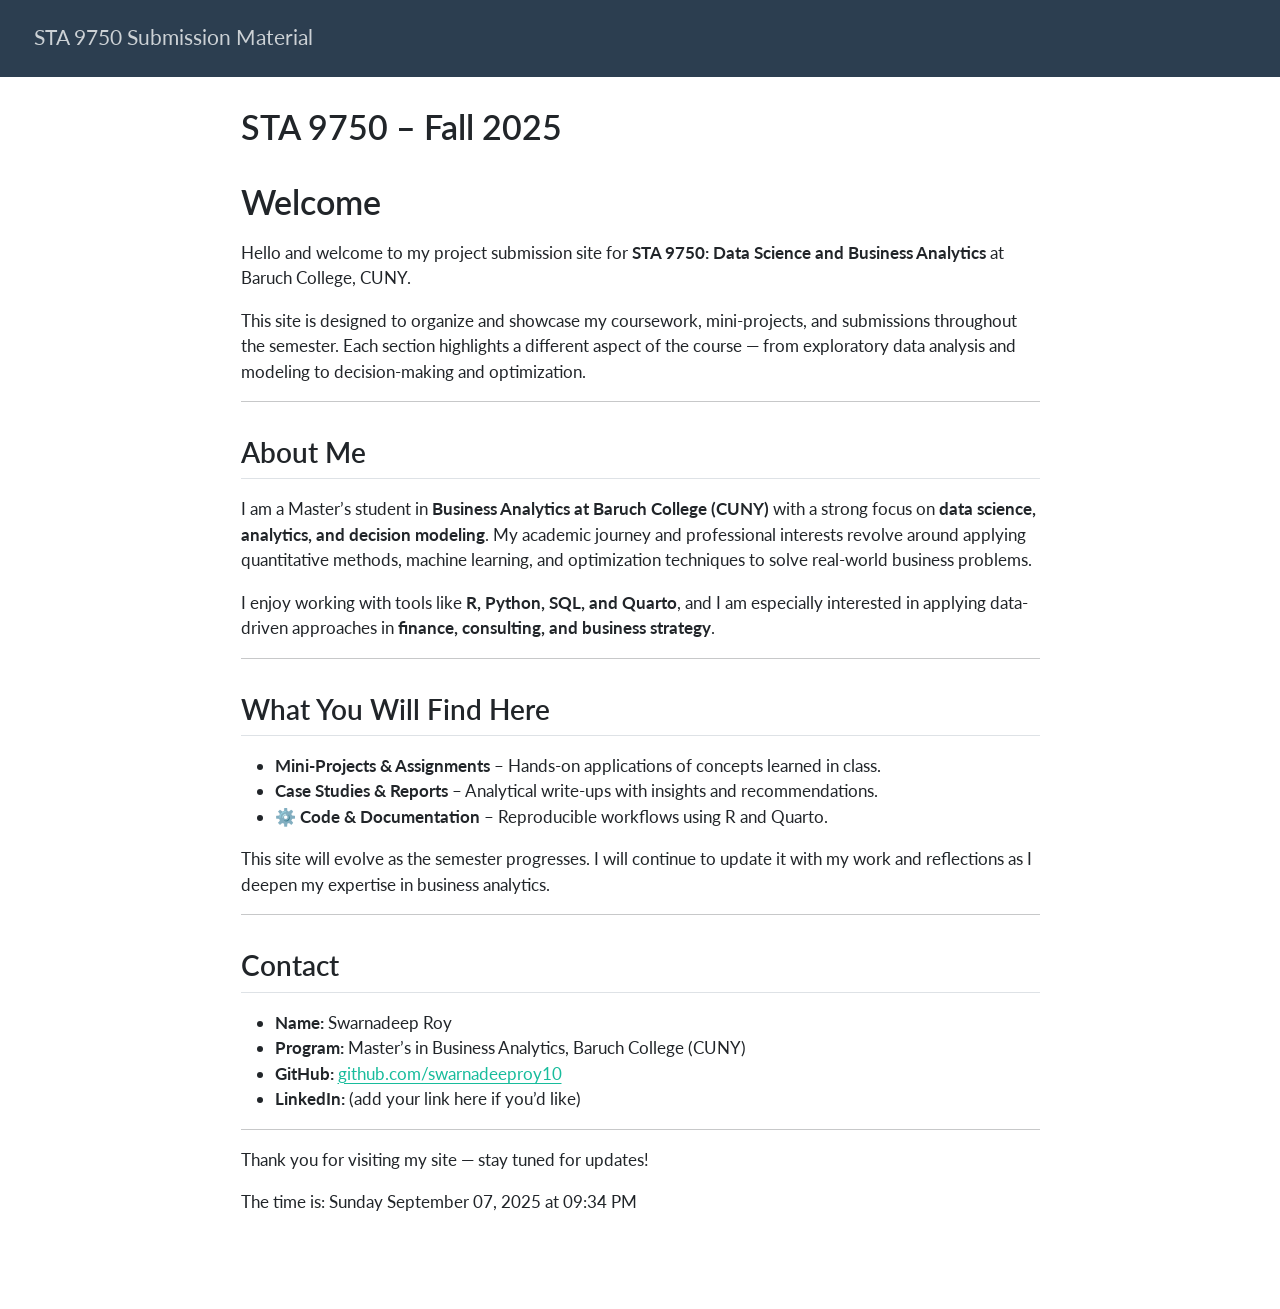
<file: docs/index.html>
<!DOCTYPE html>
<html xmlns="http://www.w3.org/1999/xhtml" lang="en" xml:lang="en"><head>

<meta charset="utf-8">
<meta name="generator" content="quarto-1.8.24">

<meta name="viewport" content="width=device-width, initial-scale=1.0, user-scalable=yes">


<title>STA 9750 – Fall 2025 – STA 9750 Submission Material</title>
<style>
code{white-space: pre-wrap;}
span.smallcaps{font-variant: small-caps;}
div.columns{display: flex; gap: min(4vw, 1.5em);}
div.column{flex: auto; overflow-x: auto;}
div.hanging-indent{margin-left: 1.5em; text-indent: -1.5em;}
ul.task-list{list-style: none;}
ul.task-list li input[type="checkbox"] {
  width: 0.8em;
  margin: 0 0.8em 0.2em -1em; /* quarto-specific, see https://github.com/quarto-dev/quarto-cli/issues/4556 */ 
  vertical-align: middle;
}
</style>


<script src="site_libs/quarto-nav/quarto-nav.js"></script>
<script src="site_libs/quarto-nav/headroom.min.js"></script>
<script src="site_libs/clipboard/clipboard.min.js"></script>
<script src="site_libs/quarto-search/autocomplete.umd.js"></script>
<script src="site_libs/quarto-search/fuse.min.js"></script>
<script src="site_libs/quarto-search/quarto-search.js"></script>
<meta name="quarto:offset" content="./">
<script src="site_libs/quarto-html/quarto.js" type="module"></script>
<script src="site_libs/quarto-html/tabsets/tabsets.js" type="module"></script>
<script src="site_libs/quarto-html/axe/axe-check.js" type="module"></script>
<script src="site_libs/quarto-html/popper.min.js"></script>
<script src="site_libs/quarto-html/tippy.umd.min.js"></script>
<script src="site_libs/quarto-html/anchor.min.js"></script>
<link href="site_libs/quarto-html/tippy.css" rel="stylesheet">
<link href="site_libs/quarto-html/quarto-syntax-highlighting-dc55a5b9e770e841cd82e46aadbfb9b0.css" rel="stylesheet" id="quarto-text-highlighting-styles">
<script src="site_libs/bootstrap/bootstrap.min.js"></script>
<link href="site_libs/bootstrap/bootstrap-icons.css" rel="stylesheet">
<link href="site_libs/bootstrap/bootstrap-466483732dcb0cea7139c1eae81929d3.min.css" rel="stylesheet" append-hash="true" id="quarto-bootstrap" data-mode="light">
<script id="quarto-search-options" type="application/json">{
  "location": "navbar",
  "copy-button": false,
  "collapse-after": 3,
  "panel-placement": "end",
  "type": "overlay",
  "limit": 50,
  "keyboard-shortcut": [
    "f",
    "/",
    "s"
  ],
  "show-item-context": false,
  "language": {
    "search-no-results-text": "No results",
    "search-matching-documents-text": "matching documents",
    "search-copy-link-title": "Copy link to search",
    "search-hide-matches-text": "Hide additional matches",
    "search-more-match-text": "more match in this document",
    "search-more-matches-text": "more matches in this document",
    "search-clear-button-title": "Clear",
    "search-text-placeholder": "",
    "search-detached-cancel-button-title": "Cancel",
    "search-submit-button-title": "Submit",
    "search-label": "Search"
  }
}</script>


</head>

<body class="nav-fixed fullcontent quarto-light">

<div id="quarto-search-results"></div>
  <header id="quarto-header" class="headroom fixed-top">
    <nav class="navbar navbar-expand-lg " data-bs-theme="dark">
      <div class="navbar-container container-fluid">
      <div class="navbar-brand-container mx-auto">
    <a href="./index.html" class="navbar-brand navbar-brand-logo">
    </a>
    <a class="navbar-brand" href="./index.html">
    <span class="navbar-title">STA 9750 Submission Material</span>
    </a>
  </div>
        <div class="quarto-navbar-tools tools-end">
</div>
      </div> <!-- /container-fluid -->
    </nav>
</header>
<!-- content -->
<div id="quarto-content" class="quarto-container page-columns page-rows-contents page-layout-article page-navbar">
<!-- sidebar -->
<!-- margin-sidebar -->
    
<!-- main -->
<main class="content" id="quarto-document-content">

<header id="title-block-header" class="quarto-title-block default">
<div class="quarto-title">
<h1 class="title">STA 9750 – Fall 2025</h1>
</div>



<div class="quarto-title-meta">

    
  
    
  </div>
  


</header>


<section id="welcome" class="level1">
<h1>Welcome</h1>
<p>Hello and welcome to my project submission site for <strong>STA 9750: Data Science and Business Analytics</strong> at Baruch College, CUNY.</p>
<p>This site is designed to organize and showcase my coursework, mini-projects, and submissions throughout the semester. Each section highlights a different aspect of the course — from exploratory data analysis and modeling to decision-making and optimization.</p>
<hr>
<section id="about-me" class="level2">
<h2 class="anchored" data-anchor-id="about-me">About Me</h2>
<p>I am a Master’s student in <strong>Business Analytics at Baruch College (CUNY)</strong> with a strong focus on <strong>data science, analytics, and decision modeling</strong>. My academic journey and professional interests revolve around applying quantitative methods, machine learning, and optimization techniques to solve real-world business problems.</p>
<p>I enjoy working with tools like <strong>R, Python, SQL, and Quarto</strong>, and I am especially interested in applying data-driven approaches in <strong>finance, consulting, and business strategy</strong>.</p>
<hr>
</section>
<section id="what-you-will-find-here" class="level2">
<h2 class="anchored" data-anchor-id="what-you-will-find-here">What You Will Find Here</h2>
<ul>
<li><strong>Mini-Projects &amp; Assignments</strong> – Hands-on applications of concepts learned in class.<br>
</li>
<li><strong>Case Studies &amp; Reports</strong> – Analytical write-ups with insights and recommendations.<br>
</li>
<li>⚙️ <strong>Code &amp; Documentation</strong> – Reproducible workflows using R and Quarto.</li>
</ul>
<p>This site will evolve as the semester progresses. I will continue to update it with my work and reflections as I deepen my expertise in business analytics.</p>
<hr>
</section>
<section id="contact" class="level2">
<h2 class="anchored" data-anchor-id="contact">Contact</h2>
<ul>
<li><strong>Name:</strong> Swarnadeep Roy<br>
</li>
<li><strong>Program:</strong> Master’s in Business Analytics, Baruch College (CUNY)<br>
</li>
<li><strong>GitHub:</strong> <a href="https://github.com/swarnadeeproy10">github.com/swarnadeeproy10</a><br>
</li>
<li><strong>LinkedIn:</strong> (add your link here if you’d like)</li>
</ul>
<hr>
<p>Thank you for visiting my site — stay tuned for updates!</p>
<p>The time is: Sunday September 07, 2025 at 09:34 PM</p>


</section>
</section>

</main> <!-- /main -->
<script id="quarto-html-after-body" type="application/javascript">
  window.document.addEventListener("DOMContentLoaded", function (event) {
    const icon = "";
    const anchorJS = new window.AnchorJS();
    anchorJS.options = {
      placement: 'right',
      icon: icon
    };
    anchorJS.add('.anchored');
    const isCodeAnnotation = (el) => {
      for (const clz of el.classList) {
        if (clz.startsWith('code-annotation-')) {                     
          return true;
        }
      }
      return false;
    }
    const onCopySuccess = function(e) {
      // button target
      const button = e.trigger;
      // don't keep focus
      button.blur();
      // flash "checked"
      button.classList.add('code-copy-button-checked');
      var currentTitle = button.getAttribute("title");
      button.setAttribute("title", "Copied!");
      let tooltip;
      if (window.bootstrap) {
        button.setAttribute("data-bs-toggle", "tooltip");
        button.setAttribute("data-bs-placement", "left");
        button.setAttribute("data-bs-title", "Copied!");
        tooltip = new bootstrap.Tooltip(button, 
          { trigger: "manual", 
            customClass: "code-copy-button-tooltip",
            offset: [0, -8]});
        tooltip.show();    
      }
      setTimeout(function() {
        if (tooltip) {
          tooltip.hide();
          button.removeAttribute("data-bs-title");
          button.removeAttribute("data-bs-toggle");
          button.removeAttribute("data-bs-placement");
        }
        button.setAttribute("title", currentTitle);
        button.classList.remove('code-copy-button-checked');
      }, 1000);
      // clear code selection
      e.clearSelection();
    }
    const getTextToCopy = function(trigger) {
      const outerScaffold = trigger.parentElement.cloneNode(true);
      const codeEl = outerScaffold.querySelector('code');
      for (const childEl of codeEl.children) {
        if (isCodeAnnotation(childEl)) {
          childEl.remove();
        }
      }
      return codeEl.innerText;
    }
    const clipboard = new window.ClipboardJS('.code-copy-button:not([data-in-quarto-modal])', {
      text: getTextToCopy
    });
    clipboard.on('success', onCopySuccess);
    if (window.document.getElementById('quarto-embedded-source-code-modal')) {
      const clipboardModal = new window.ClipboardJS('.code-copy-button[data-in-quarto-modal]', {
        text: getTextToCopy,
        container: window.document.getElementById('quarto-embedded-source-code-modal')
      });
      clipboardModal.on('success', onCopySuccess);
    }
      var localhostRegex = new RegExp(/^(?:http|https):\/\/localhost\:?[0-9]*\//);
      var mailtoRegex = new RegExp(/^mailto:/);
        var filterRegex = new RegExp("https:\/\/<swarnadeeproy10>\.github\.io\/STA9750-2025-FALL\/");
      var isInternal = (href) => {
          return filterRegex.test(href) || localhostRegex.test(href) || mailtoRegex.test(href);
      }
      // Inspect non-navigation links and adorn them if external
     var links = window.document.querySelectorAll('a[href]:not(.nav-link):not(.navbar-brand):not(.toc-action):not(.sidebar-link):not(.sidebar-item-toggle):not(.pagination-link):not(.no-external):not([aria-hidden]):not(.dropdown-item):not(.quarto-navigation-tool):not(.about-link)');
      for (var i=0; i<links.length; i++) {
        const link = links[i];
        if (!isInternal(link.href)) {
          // undo the damage that might have been done by quarto-nav.js in the case of
          // links that we want to consider external
          if (link.dataset.originalHref !== undefined) {
            link.href = link.dataset.originalHref;
          }
        }
      }
    function tippyHover(el, contentFn, onTriggerFn, onUntriggerFn) {
      const config = {
        allowHTML: true,
        maxWidth: 500,
        delay: 100,
        arrow: false,
        appendTo: function(el) {
            return el.parentElement;
        },
        interactive: true,
        interactiveBorder: 10,
        theme: 'quarto',
        placement: 'bottom-start',
      };
      if (contentFn) {
        config.content = contentFn;
      }
      if (onTriggerFn) {
        config.onTrigger = onTriggerFn;
      }
      if (onUntriggerFn) {
        config.onUntrigger = onUntriggerFn;
      }
      window.tippy(el, config); 
    }
    const noterefs = window.document.querySelectorAll('a[role="doc-noteref"]');
    for (var i=0; i<noterefs.length; i++) {
      const ref = noterefs[i];
      tippyHover(ref, function() {
        // use id or data attribute instead here
        let href = ref.getAttribute('data-footnote-href') || ref.getAttribute('href');
        try { href = new URL(href).hash; } catch {}
        const id = href.replace(/^#\/?/, "");
        const note = window.document.getElementById(id);
        if (note) {
          return note.innerHTML;
        } else {
          return "";
        }
      });
    }
    const xrefs = window.document.querySelectorAll('a.quarto-xref');
    const processXRef = (id, note) => {
      // Strip column container classes
      const stripColumnClz = (el) => {
        el.classList.remove("page-full", "page-columns");
        if (el.children) {
          for (const child of el.children) {
            stripColumnClz(child);
          }
        }
      }
      stripColumnClz(note)
      if (id === null || id.startsWith('sec-')) {
        // Special case sections, only their first couple elements
        const container = document.createElement("div");
        if (note.children && note.children.length > 2) {
          container.appendChild(note.children[0].cloneNode(true));
          for (let i = 1; i < note.children.length; i++) {
            const child = note.children[i];
            if (child.tagName === "P" && child.innerText === "") {
              continue;
            } else {
              container.appendChild(child.cloneNode(true));
              break;
            }
          }
          if (window.Quarto?.typesetMath) {
            window.Quarto.typesetMath(container);
          }
          return container.innerHTML
        } else {
          if (window.Quarto?.typesetMath) {
            window.Quarto.typesetMath(note);
          }
          return note.innerHTML;
        }
      } else {
        // Remove any anchor links if they are present
        const anchorLink = note.querySelector('a.anchorjs-link');
        if (anchorLink) {
          anchorLink.remove();
        }
        if (window.Quarto?.typesetMath) {
          window.Quarto.typesetMath(note);
        }
        if (note.classList.contains("callout")) {
          return note.outerHTML;
        } else {
          return note.innerHTML;
        }
      }
    }
    for (var i=0; i<xrefs.length; i++) {
      const xref = xrefs[i];
      tippyHover(xref, undefined, function(instance) {
        instance.disable();
        let url = xref.getAttribute('href');
        let hash = undefined; 
        if (url.startsWith('#')) {
          hash = url;
        } else {
          try { hash = new URL(url).hash; } catch {}
        }
        if (hash) {
          const id = hash.replace(/^#\/?/, "");
          const note = window.document.getElementById(id);
          if (note !== null) {
            try {
              const html = processXRef(id, note.cloneNode(true));
              instance.setContent(html);
            } finally {
              instance.enable();
              instance.show();
            }
          } else {
            // See if we can fetch this
            fetch(url.split('#')[0])
            .then(res => res.text())
            .then(html => {
              const parser = new DOMParser();
              const htmlDoc = parser.parseFromString(html, "text/html");
              const note = htmlDoc.getElementById(id);
              if (note !== null) {
                const html = processXRef(id, note);
                instance.setContent(html);
              } 
            }).finally(() => {
              instance.enable();
              instance.show();
            });
          }
        } else {
          // See if we can fetch a full url (with no hash to target)
          // This is a special case and we should probably do some content thinning / targeting
          fetch(url)
          .then(res => res.text())
          .then(html => {
            const parser = new DOMParser();
            const htmlDoc = parser.parseFromString(html, "text/html");
            const note = htmlDoc.querySelector('main.content');
            if (note !== null) {
              // This should only happen for chapter cross references
              // (since there is no id in the URL)
              // remove the first header
              if (note.children.length > 0 && note.children[0].tagName === "HEADER") {
                note.children[0].remove();
              }
              const html = processXRef(null, note);
              instance.setContent(html);
            } 
          }).finally(() => {
            instance.enable();
            instance.show();
          });
        }
      }, function(instance) {
      });
    }
        let selectedAnnoteEl;
        const selectorForAnnotation = ( cell, annotation) => {
          let cellAttr = 'data-code-cell="' + cell + '"';
          let lineAttr = 'data-code-annotation="' +  annotation + '"';
          const selector = 'span[' + cellAttr + '][' + lineAttr + ']';
          return selector;
        }
        const selectCodeLines = (annoteEl) => {
          const doc = window.document;
          const targetCell = annoteEl.getAttribute("data-target-cell");
          const targetAnnotation = annoteEl.getAttribute("data-target-annotation");
          const annoteSpan = window.document.querySelector(selectorForAnnotation(targetCell, targetAnnotation));
          const lines = annoteSpan.getAttribute("data-code-lines").split(",");
          const lineIds = lines.map((line) => {
            return targetCell + "-" + line;
          })
          let top = null;
          let height = null;
          let parent = null;
          if (lineIds.length > 0) {
              //compute the position of the single el (top and bottom and make a div)
              const el = window.document.getElementById(lineIds[0]);
              top = el.offsetTop;
              height = el.offsetHeight;
              parent = el.parentElement.parentElement;
            if (lineIds.length > 1) {
              const lastEl = window.document.getElementById(lineIds[lineIds.length - 1]);
              const bottom = lastEl.offsetTop + lastEl.offsetHeight;
              height = bottom - top;
            }
            if (top !== null && height !== null && parent !== null) {
              // cook up a div (if necessary) and position it 
              let div = window.document.getElementById("code-annotation-line-highlight");
              if (div === null) {
                div = window.document.createElement("div");
                div.setAttribute("id", "code-annotation-line-highlight");
                div.style.position = 'absolute';
                parent.appendChild(div);
              }
              div.style.top = top - 2 + "px";
              div.style.height = height + 4 + "px";
              div.style.left = 0;
              let gutterDiv = window.document.getElementById("code-annotation-line-highlight-gutter");
              if (gutterDiv === null) {
                gutterDiv = window.document.createElement("div");
                gutterDiv.setAttribute("id", "code-annotation-line-highlight-gutter");
                gutterDiv.style.position = 'absolute';
                const codeCell = window.document.getElementById(targetCell);
                const gutter = codeCell.querySelector('.code-annotation-gutter');
                gutter.appendChild(gutterDiv);
              }
              gutterDiv.style.top = top - 2 + "px";
              gutterDiv.style.height = height + 4 + "px";
            }
            selectedAnnoteEl = annoteEl;
          }
        };
        const unselectCodeLines = () => {
          const elementsIds = ["code-annotation-line-highlight", "code-annotation-line-highlight-gutter"];
          elementsIds.forEach((elId) => {
            const div = window.document.getElementById(elId);
            if (div) {
              div.remove();
            }
          });
          selectedAnnoteEl = undefined;
        };
          // Handle positioning of the toggle
      window.addEventListener(
        "resize",
        throttle(() => {
          elRect = undefined;
          if (selectedAnnoteEl) {
            selectCodeLines(selectedAnnoteEl);
          }
        }, 10)
      );
      function throttle(fn, ms) {
      let throttle = false;
      let timer;
        return (...args) => {
          if(!throttle) { // first call gets through
              fn.apply(this, args);
              throttle = true;
          } else { // all the others get throttled
              if(timer) clearTimeout(timer); // cancel #2
              timer = setTimeout(() => {
                fn.apply(this, args);
                timer = throttle = false;
              }, ms);
          }
        };
      }
        // Attach click handler to the DT
        const annoteDls = window.document.querySelectorAll('dt[data-target-cell]');
        for (const annoteDlNode of annoteDls) {
          annoteDlNode.addEventListener('click', (event) => {
            const clickedEl = event.target;
            if (clickedEl !== selectedAnnoteEl) {
              unselectCodeLines();
              const activeEl = window.document.querySelector('dt[data-target-cell].code-annotation-active');
              if (activeEl) {
                activeEl.classList.remove('code-annotation-active');
              }
              selectCodeLines(clickedEl);
              clickedEl.classList.add('code-annotation-active');
            } else {
              // Unselect the line
              unselectCodeLines();
              clickedEl.classList.remove('code-annotation-active');
            }
          });
        }
    const findCites = (el) => {
      const parentEl = el.parentElement;
      if (parentEl) {
        const cites = parentEl.dataset.cites;
        if (cites) {
          return {
            el,
            cites: cites.split(' ')
          };
        } else {
          return findCites(el.parentElement)
        }
      } else {
        return undefined;
      }
    };
    var bibliorefs = window.document.querySelectorAll('a[role="doc-biblioref"]');
    for (var i=0; i<bibliorefs.length; i++) {
      const ref = bibliorefs[i];
      const citeInfo = findCites(ref);
      if (citeInfo) {
        tippyHover(citeInfo.el, function() {
          var popup = window.document.createElement('div');
          citeInfo.cites.forEach(function(cite) {
            var citeDiv = window.document.createElement('div');
            citeDiv.classList.add('hanging-indent');
            citeDiv.classList.add('csl-entry');
            var biblioDiv = window.document.getElementById('ref-' + cite);
            if (biblioDiv) {
              citeDiv.innerHTML = biblioDiv.innerHTML;
            }
            popup.appendChild(citeDiv);
          });
          return popup.innerHTML;
        });
      }
    }
  });
  </script>
</div> <!-- /content -->




</body></html>
</file>
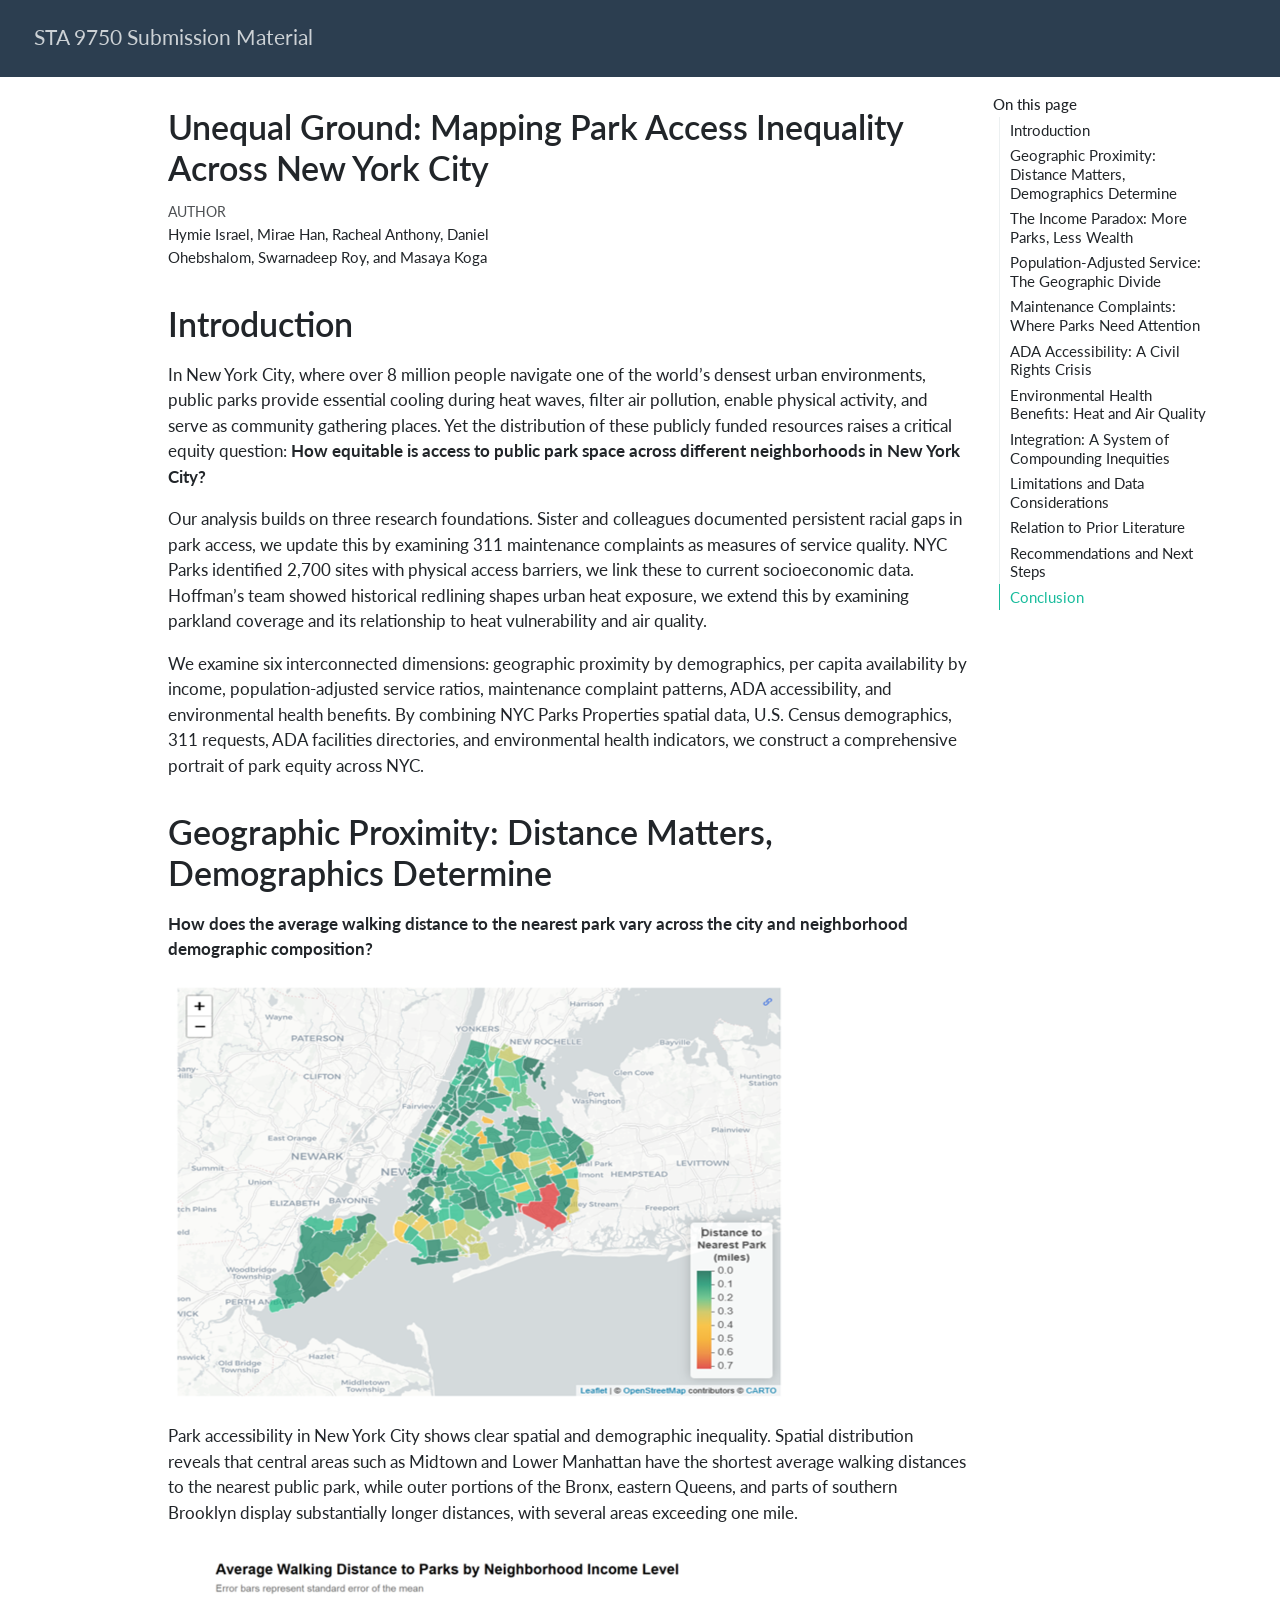
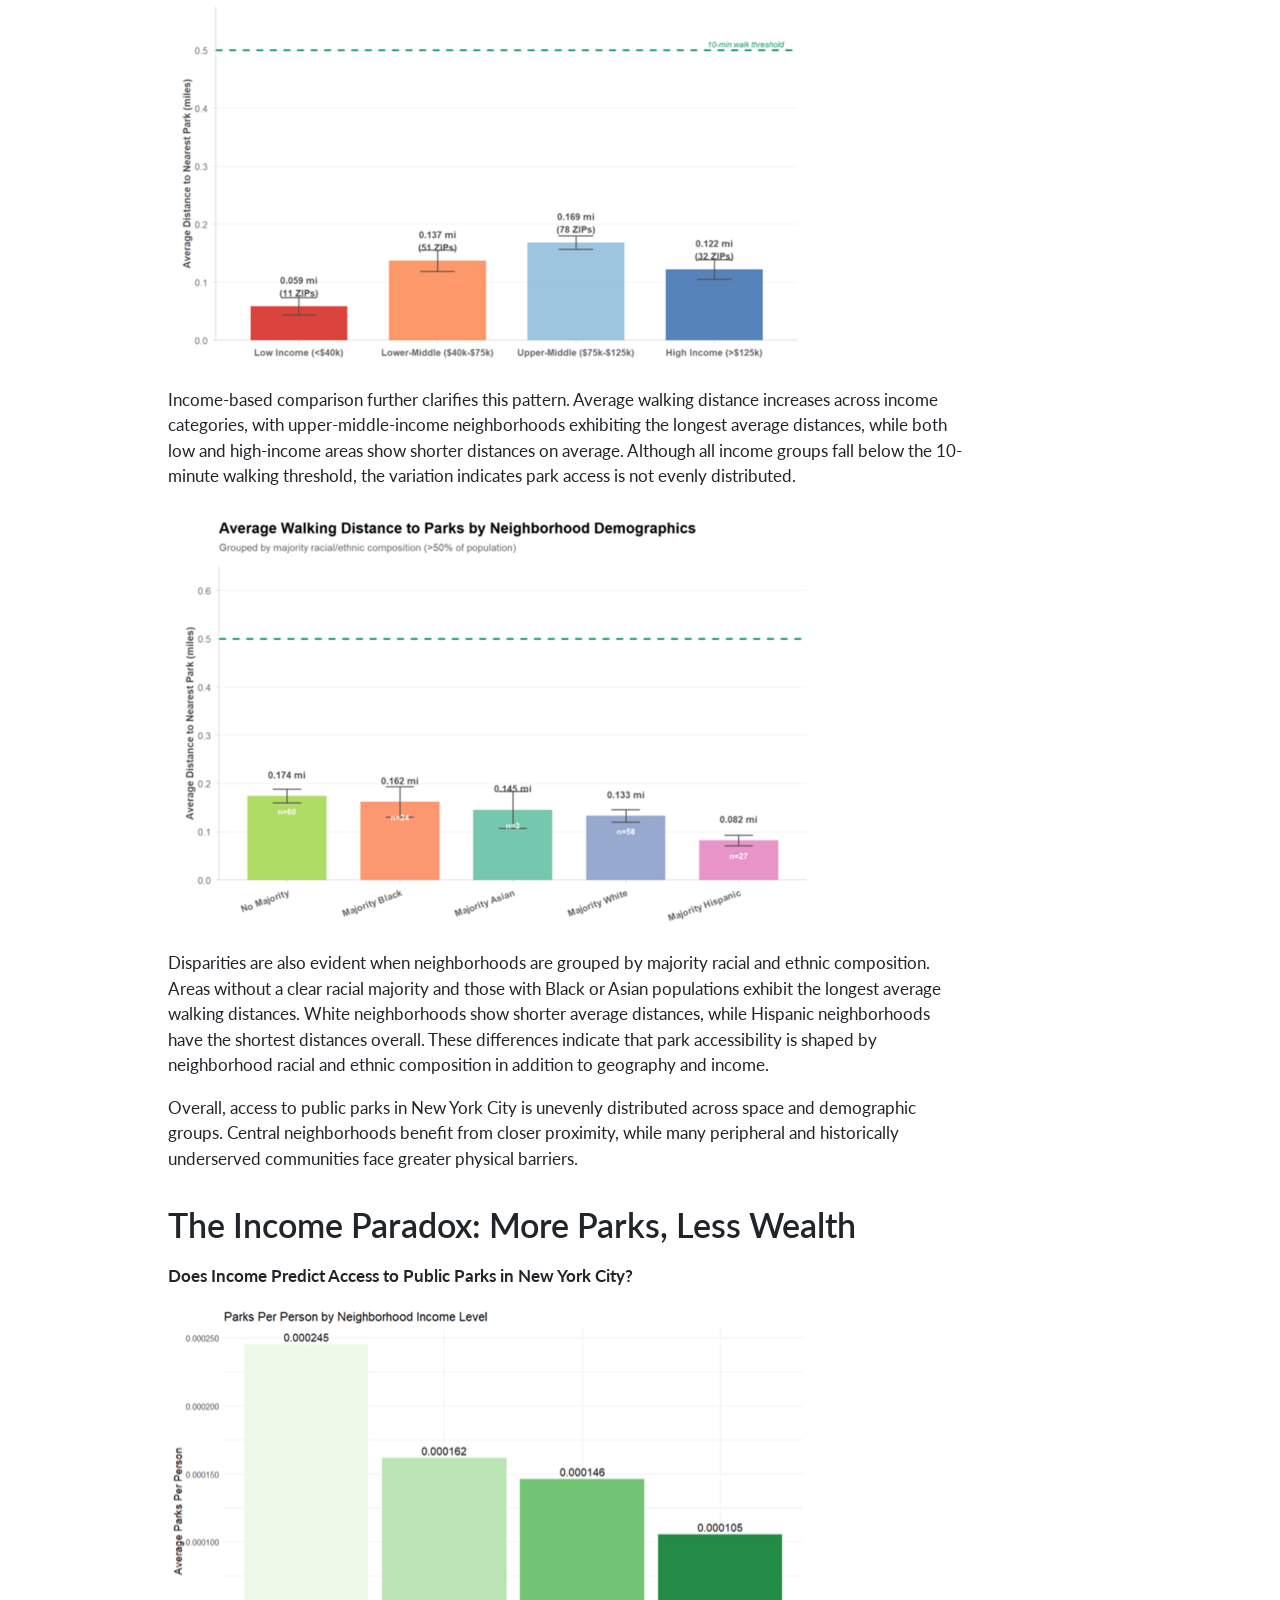
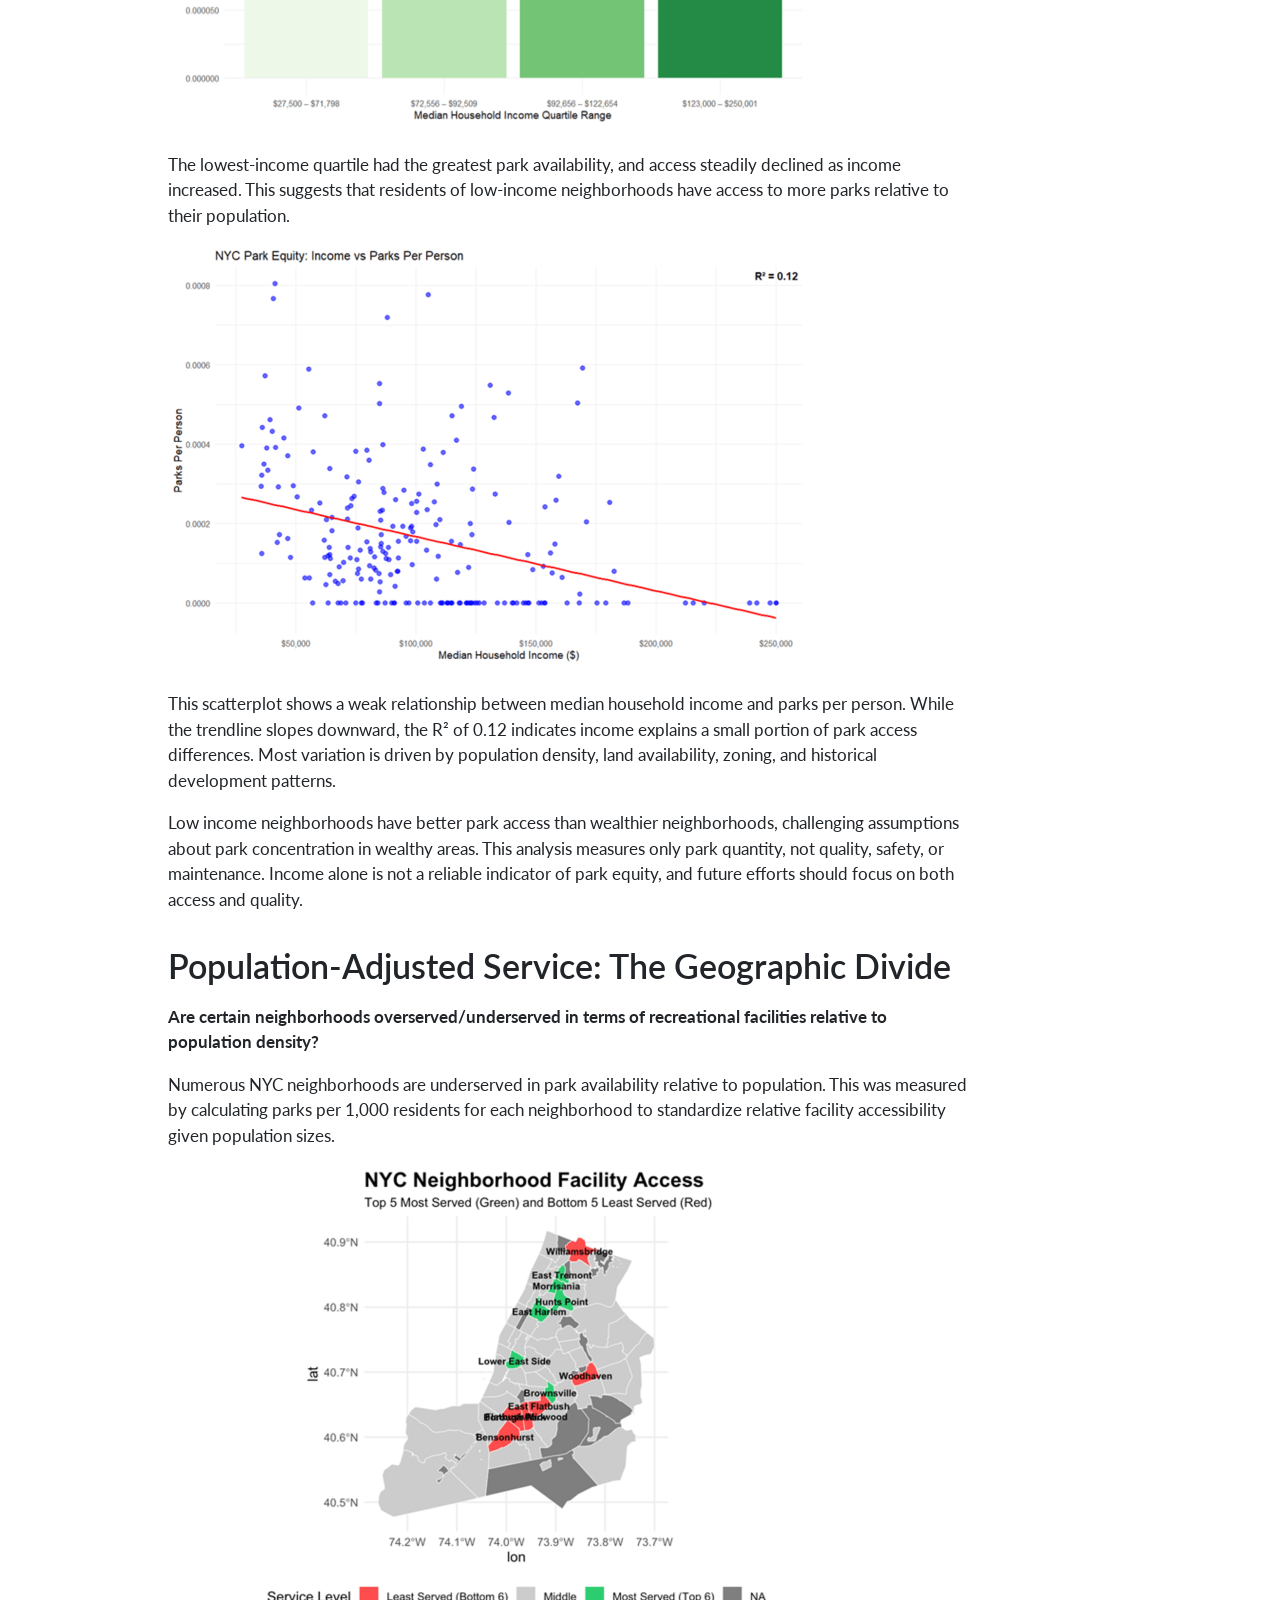
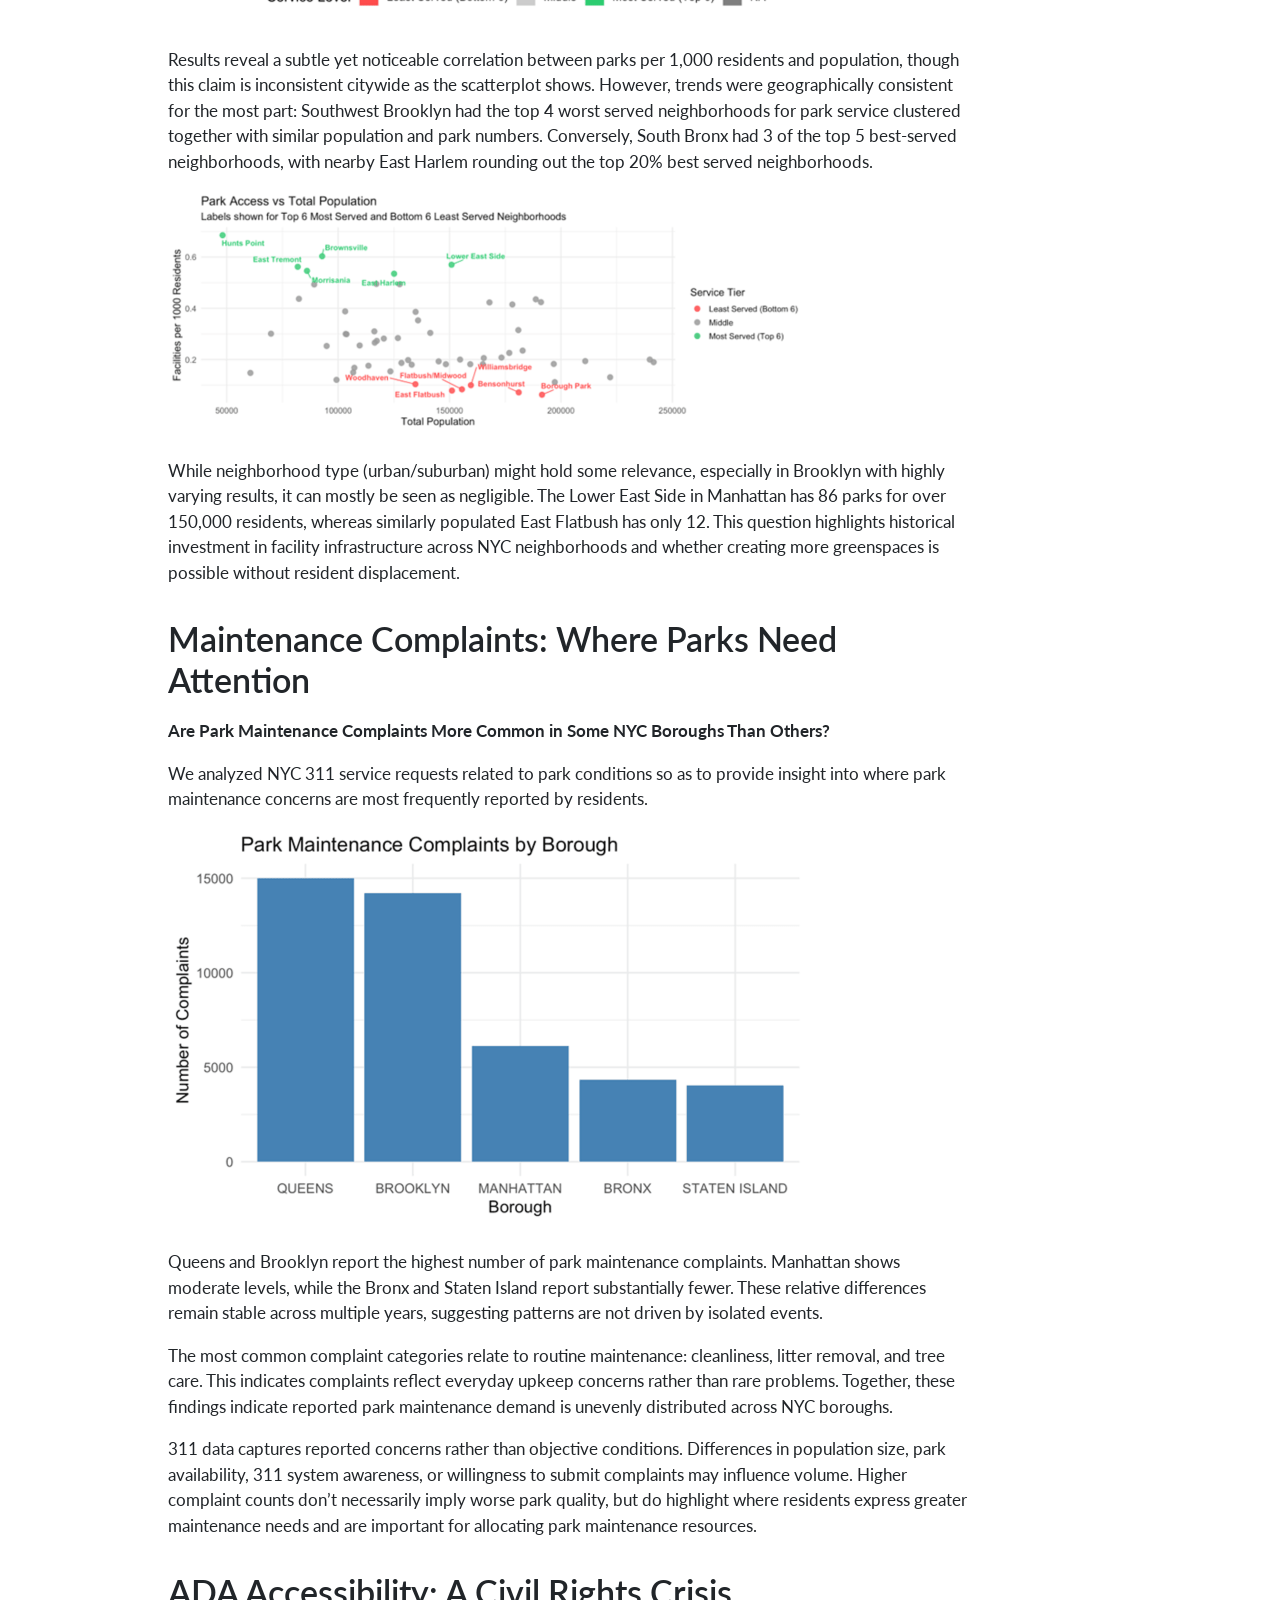
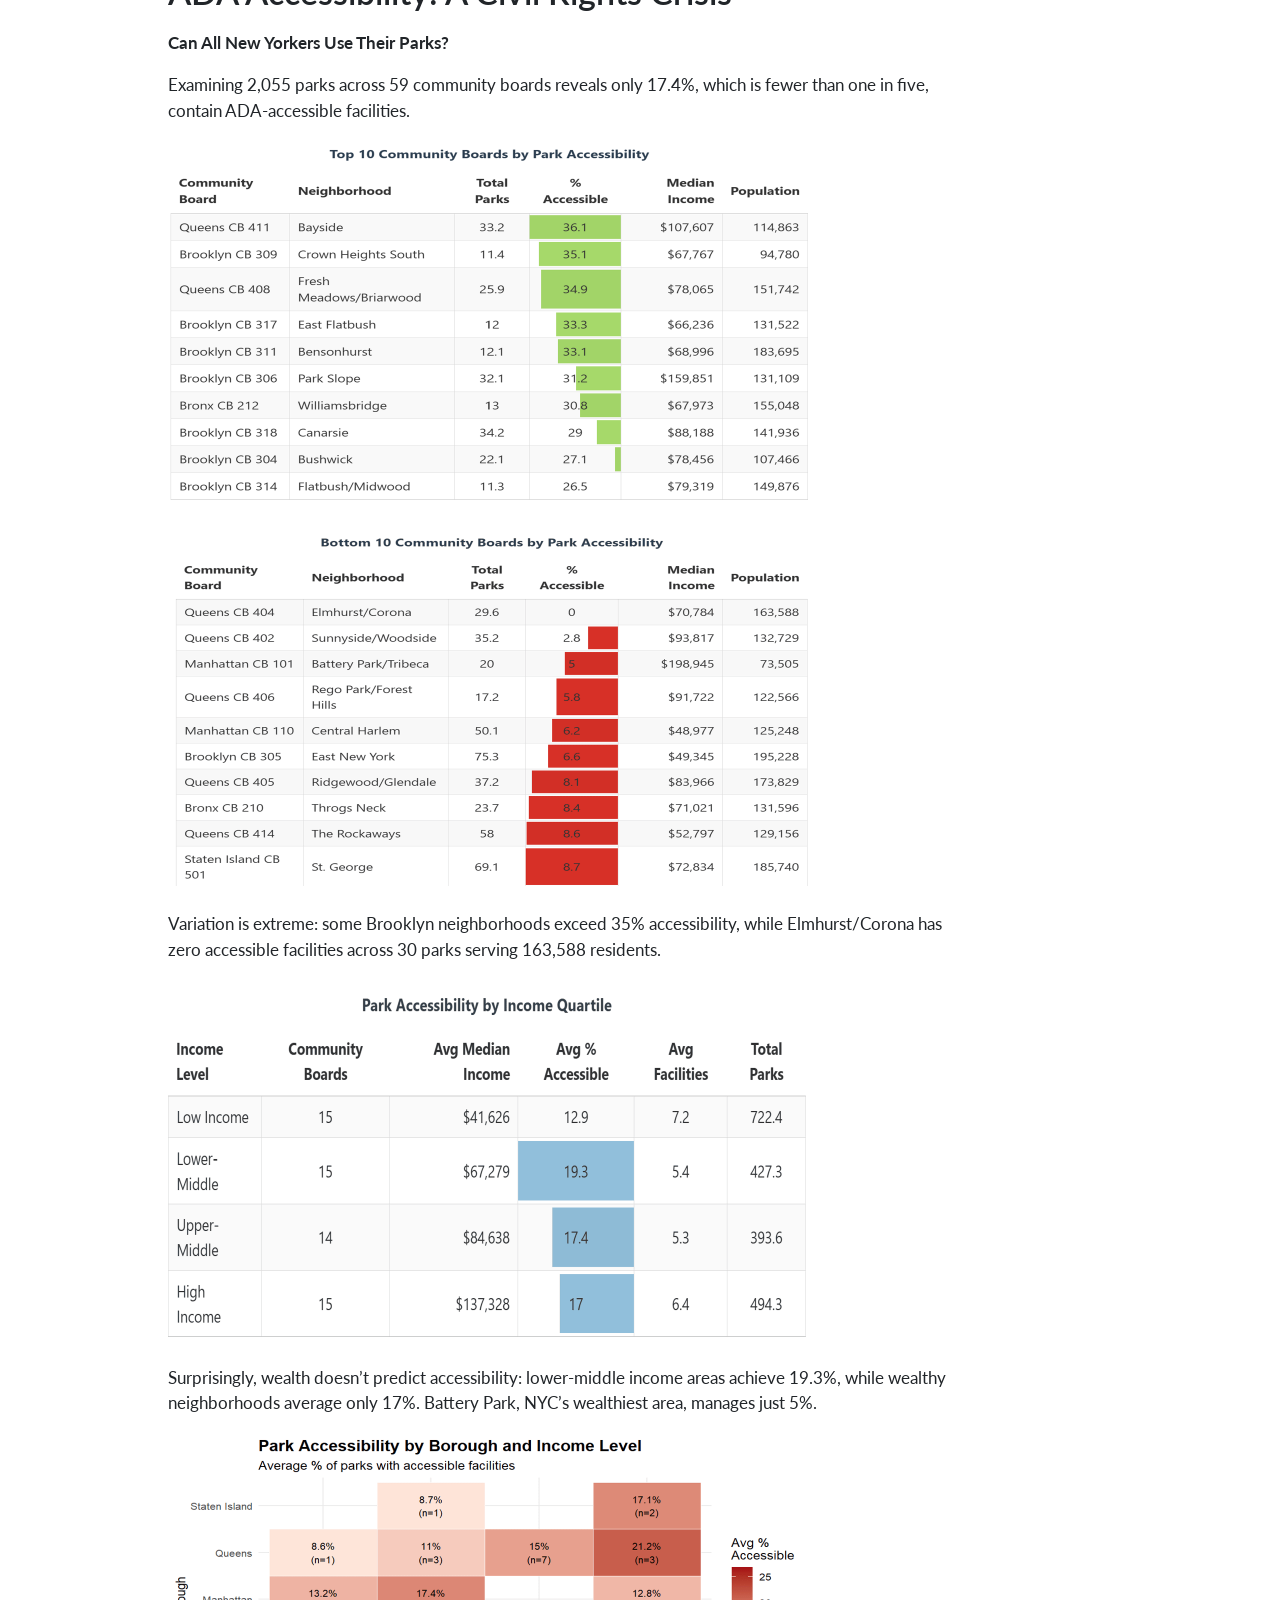
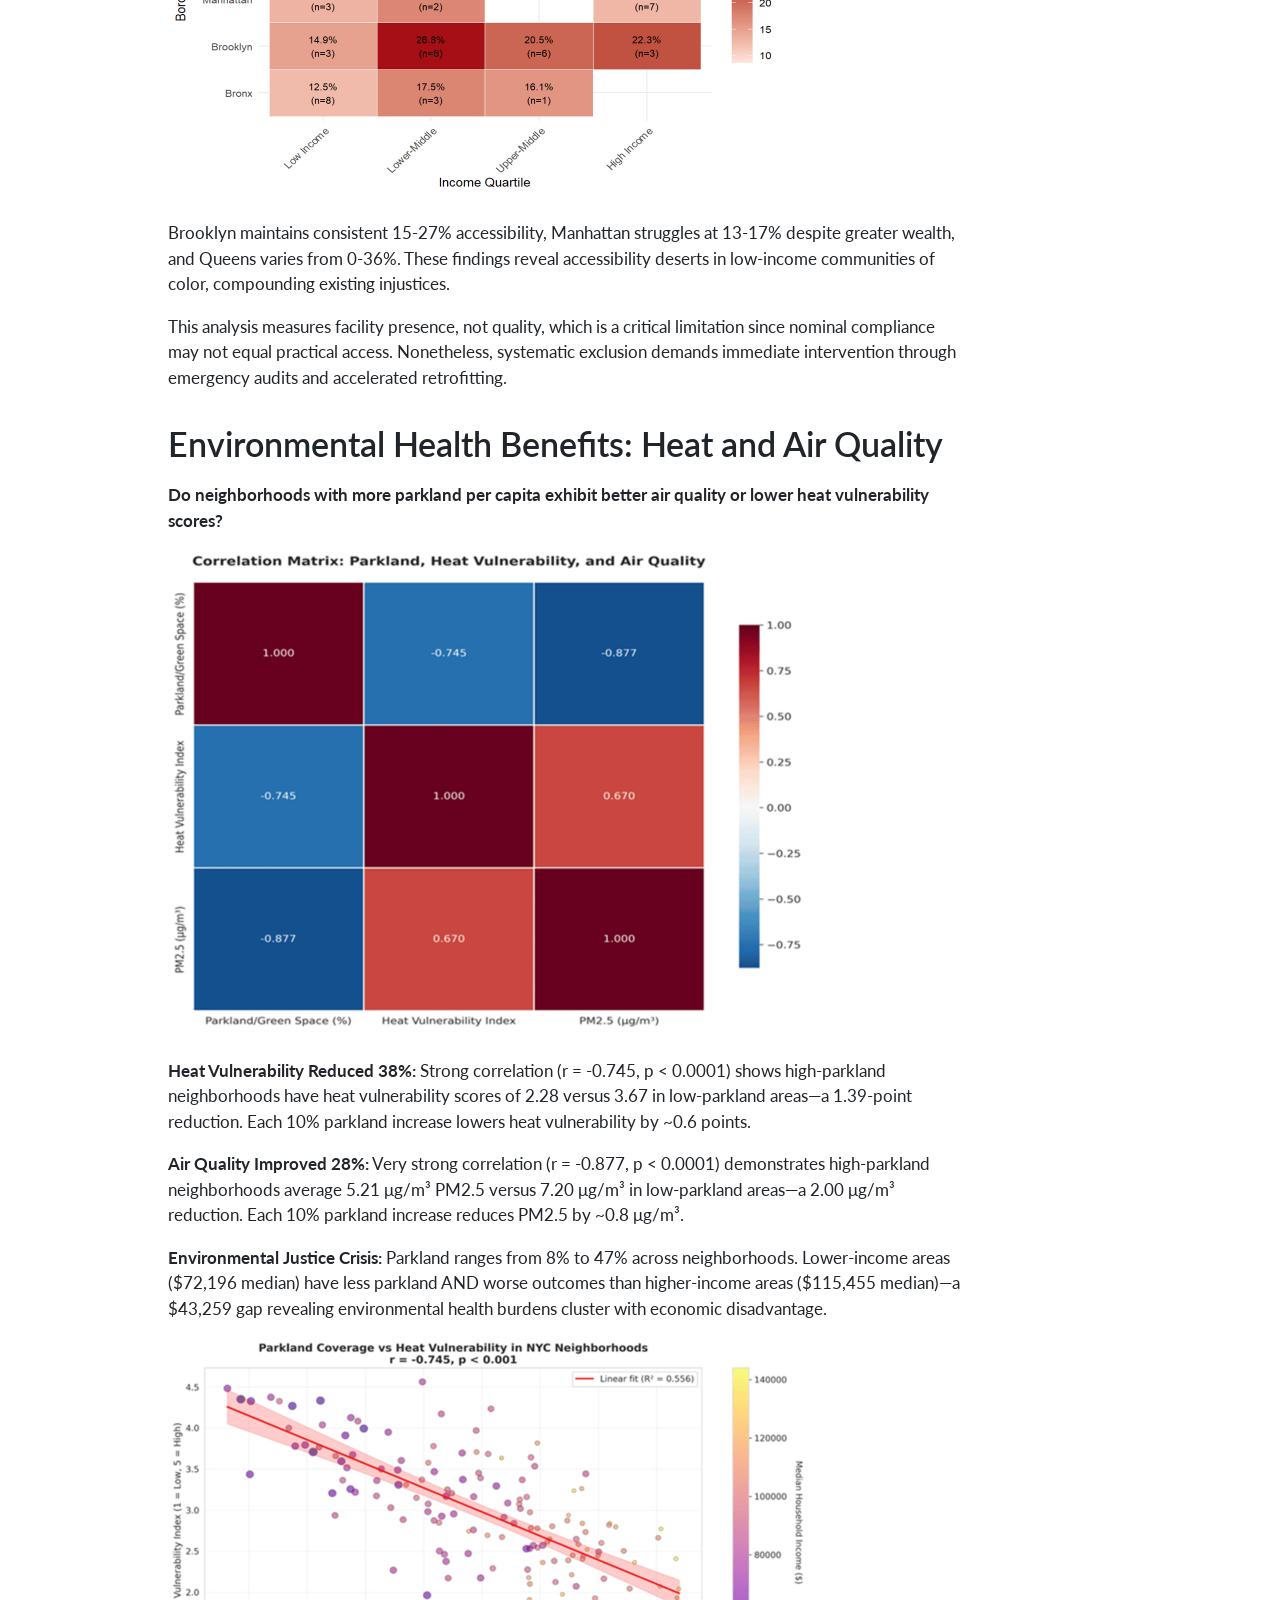
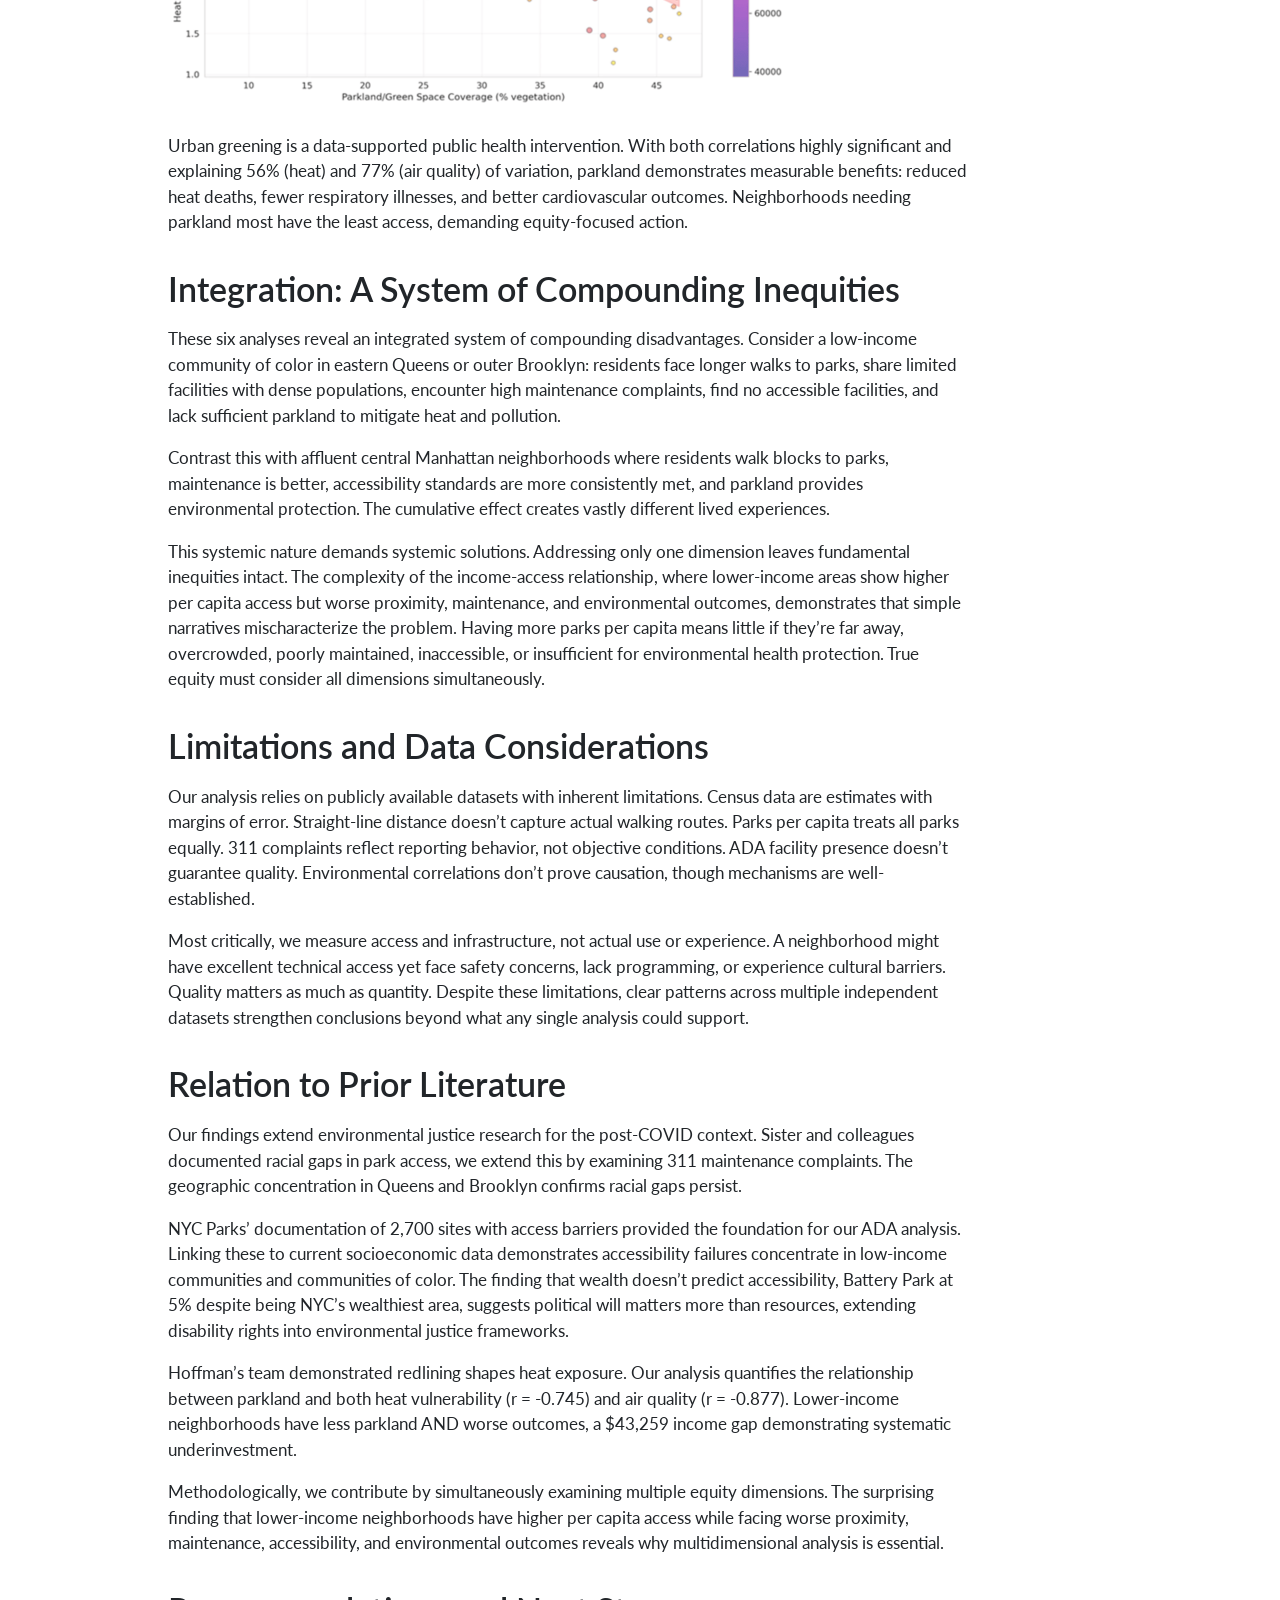
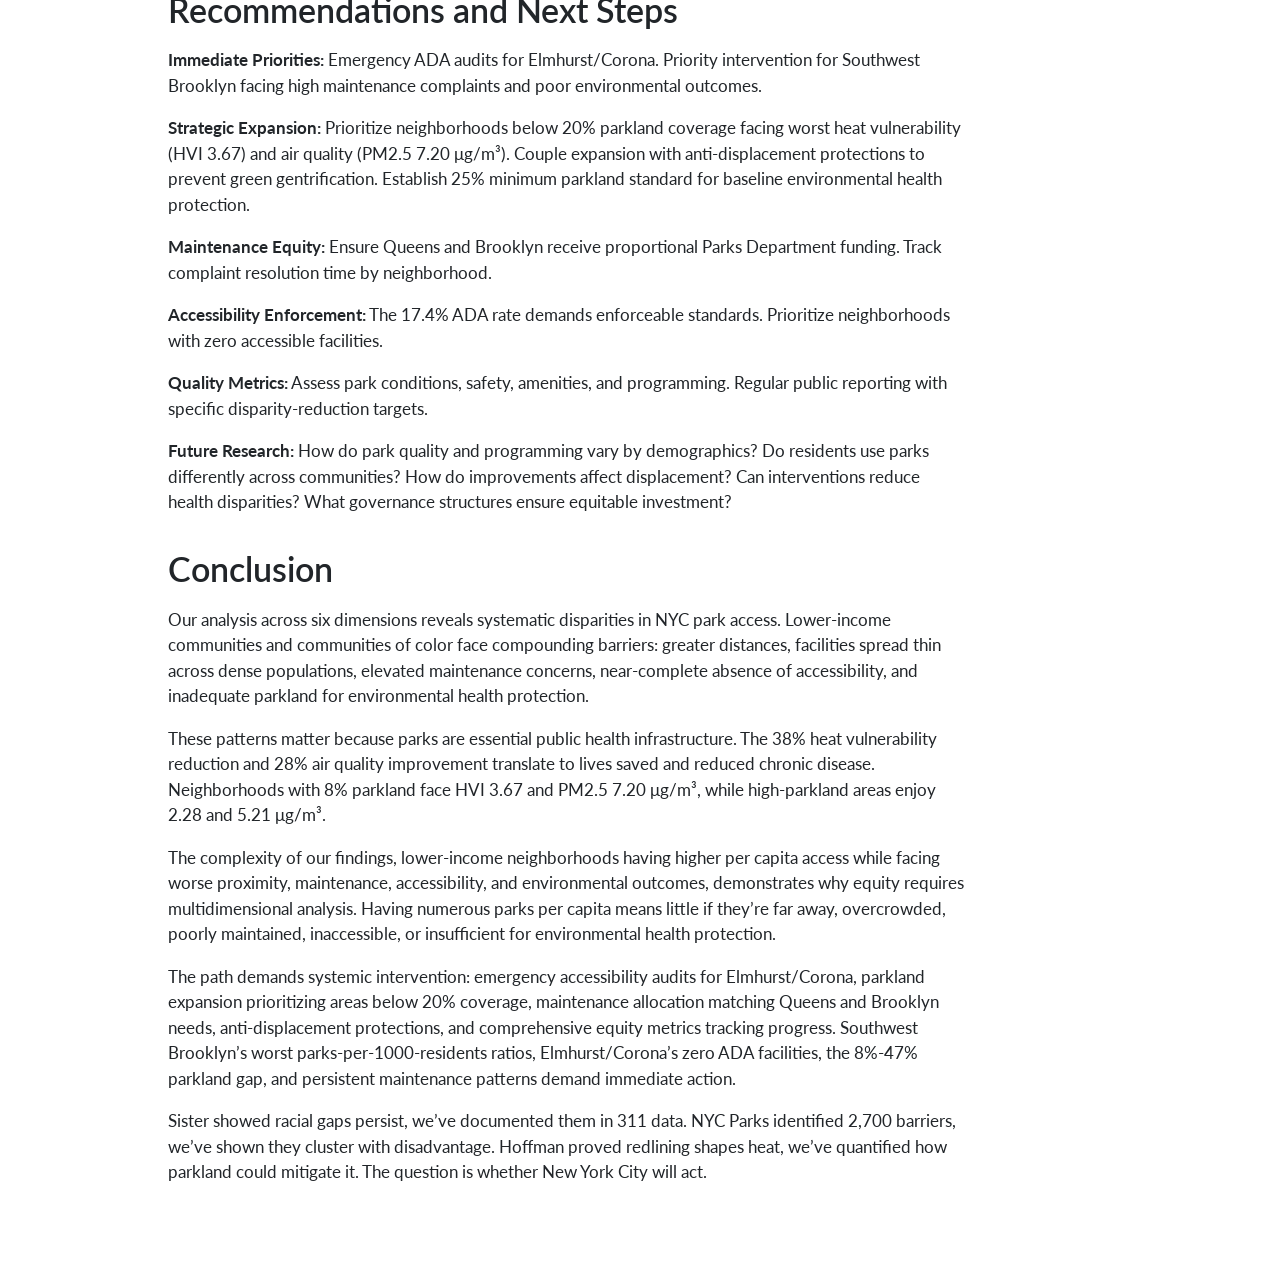
<file: docs/Summary_report.html>
<!DOCTYPE html>
<html xmlns="http://www.w3.org/1999/xhtml" lang="en" xml:lang="en"><head>

<meta charset="utf-8">
<meta name="generator" content="quarto-1.8.24">

<meta name="viewport" content="width=device-width, initial-scale=1.0, user-scalable=yes">

<meta name="author" content="Hymie Israel, Mirae Han, Racheal Anthony, Daniel Ohebshalom, Swarnadeep Roy, and Masaya Koga">

<title>Unequal Ground: Mapping Park Access Inequality Across New York City – STA 9750 Submission Material</title>
<style>
code{white-space: pre-wrap;}
span.smallcaps{font-variant: small-caps;}
div.columns{display: flex; gap: min(4vw, 1.5em);}
div.column{flex: auto; overflow-x: auto;}
div.hanging-indent{margin-left: 1.5em; text-indent: -1.5em;}
ul.task-list{list-style: none;}
ul.task-list li input[type="checkbox"] {
  width: 0.8em;
  margin: 0 0.8em 0.2em -1em; /* quarto-specific, see https://github.com/quarto-dev/quarto-cli/issues/4556 */ 
  vertical-align: middle;
}
</style>


<script src="site_libs/quarto-nav/quarto-nav.js"></script>
<script src="site_libs/quarto-nav/headroom.min.js"></script>
<script src="site_libs/clipboard/clipboard.min.js"></script>
<script src="site_libs/quarto-search/autocomplete.umd.js"></script>
<script src="site_libs/quarto-search/fuse.min.js"></script>
<script src="site_libs/quarto-search/quarto-search.js"></script>
<meta name="quarto:offset" content="./">
<script src="site_libs/quarto-html/quarto.js" type="module"></script>
<script src="site_libs/quarto-html/tabsets/tabsets.js" type="module"></script>
<script src="site_libs/quarto-html/axe/axe-check.js" type="module"></script>
<script src="site_libs/quarto-html/popper.min.js"></script>
<script src="site_libs/quarto-html/tippy.umd.min.js"></script>
<script src="site_libs/quarto-html/anchor.min.js"></script>
<link href="site_libs/quarto-html/tippy.css" rel="stylesheet">
<link href="site_libs/quarto-html/quarto-syntax-highlighting-dc55a5b9e770e841cd82e46aadbfb9b0.css" rel="stylesheet" id="quarto-text-highlighting-styles">
<script src="site_libs/bootstrap/bootstrap.min.js"></script>
<link href="site_libs/bootstrap/bootstrap-icons.css" rel="stylesheet">
<link href="site_libs/bootstrap/bootstrap-466483732dcb0cea7139c1eae81929d3.min.css" rel="stylesheet" append-hash="true" id="quarto-bootstrap" data-mode="light">
<script id="quarto-search-options" type="application/json">{
  "location": "navbar",
  "copy-button": false,
  "collapse-after": 3,
  "panel-placement": "end",
  "type": "overlay",
  "limit": 50,
  "keyboard-shortcut": [
    "f",
    "/",
    "s"
  ],
  "show-item-context": false,
  "language": {
    "search-no-results-text": "No results",
    "search-matching-documents-text": "matching documents",
    "search-copy-link-title": "Copy link to search",
    "search-hide-matches-text": "Hide additional matches",
    "search-more-match-text": "more match in this document",
    "search-more-matches-text": "more matches in this document",
    "search-clear-button-title": "Clear",
    "search-text-placeholder": "",
    "search-detached-cancel-button-title": "Cancel",
    "search-submit-button-title": "Submit",
    "search-label": "Search"
  }
}</script>


</head>

<body class="nav-fixed quarto-light">

<div id="quarto-search-results"></div>
  <header id="quarto-header" class="headroom fixed-top">
    <nav class="navbar navbar-expand-lg " data-bs-theme="dark">
      <div class="navbar-container container-fluid">
      <div class="navbar-brand-container mx-auto">
    <a href="./index.html" class="navbar-brand navbar-brand-logo">
    </a>
    <a class="navbar-brand" href="./index.html">
    <span class="navbar-title">STA 9750 Submission Material</span>
    </a>
  </div>
        <div class="quarto-navbar-tools tools-end">
</div>
      </div> <!-- /container-fluid -->
    </nav>
</header>
<!-- content -->
<div id="quarto-content" class="quarto-container page-columns page-rows-contents page-layout-article page-navbar">
<!-- sidebar -->
<!-- margin-sidebar -->
    <div id="quarto-margin-sidebar" class="sidebar margin-sidebar">
        <nav id="TOC" role="doc-toc" class="toc-active" data-toc-expanded="-1">
    <h2 id="toc-title">On this page</h2>
   
  <ul class="collapse">
  <li><a href="#introduction" id="toc-introduction" class="nav-link active" data-scroll-target="#introduction">Introduction</a></li>
  <li><a href="#geographic-proximity-distance-matters-demographics-determine" id="toc-geographic-proximity-distance-matters-demographics-determine" class="nav-link" data-scroll-target="#geographic-proximity-distance-matters-demographics-determine">Geographic Proximity: Distance Matters, Demographics Determine</a></li>
  <li><a href="#the-income-paradox-more-parks-less-wealth" id="toc-the-income-paradox-more-parks-less-wealth" class="nav-link" data-scroll-target="#the-income-paradox-more-parks-less-wealth">The Income Paradox: More Parks, Less Wealth</a></li>
  <li><a href="#population-adjusted-service-the-geographic-divide" id="toc-population-adjusted-service-the-geographic-divide" class="nav-link" data-scroll-target="#population-adjusted-service-the-geographic-divide">Population-Adjusted Service: The Geographic Divide</a></li>
  <li><a href="#maintenance-complaints-where-parks-need-attention" id="toc-maintenance-complaints-where-parks-need-attention" class="nav-link" data-scroll-target="#maintenance-complaints-where-parks-need-attention">Maintenance Complaints: Where Parks Need Attention</a></li>
  <li><a href="#ada-accessibility-a-civil-rights-crisis" id="toc-ada-accessibility-a-civil-rights-crisis" class="nav-link" data-scroll-target="#ada-accessibility-a-civil-rights-crisis">ADA Accessibility: A Civil Rights Crisis</a></li>
  <li><a href="#environmental-health-benefits-heat-and-air-quality" id="toc-environmental-health-benefits-heat-and-air-quality" class="nav-link" data-scroll-target="#environmental-health-benefits-heat-and-air-quality">Environmental Health Benefits: Heat and Air Quality</a></li>
  <li><a href="#integration-a-system-of-compounding-inequities" id="toc-integration-a-system-of-compounding-inequities" class="nav-link" data-scroll-target="#integration-a-system-of-compounding-inequities">Integration: A System of Compounding Inequities</a></li>
  <li><a href="#limitations-and-data-considerations" id="toc-limitations-and-data-considerations" class="nav-link" data-scroll-target="#limitations-and-data-considerations">Limitations and Data Considerations</a></li>
  <li><a href="#relation-to-prior-literature" id="toc-relation-to-prior-literature" class="nav-link" data-scroll-target="#relation-to-prior-literature">Relation to Prior Literature</a></li>
  <li><a href="#recommendations-and-next-steps" id="toc-recommendations-and-next-steps" class="nav-link" data-scroll-target="#recommendations-and-next-steps">Recommendations and Next Steps</a></li>
  <li><a href="#conclusion" id="toc-conclusion" class="nav-link" data-scroll-target="#conclusion">Conclusion</a></li>
  </ul>
</nav>
    </div>
<!-- main -->
<main class="content" id="quarto-document-content">

<header id="title-block-header" class="quarto-title-block default">
<div class="quarto-title">
<h1 class="title">Unequal Ground: Mapping Park Access Inequality Across New York City</h1>
</div>



<div class="quarto-title-meta">

    <div>
    <div class="quarto-title-meta-heading">Author</div>
    <div class="quarto-title-meta-contents">
             <p>Hymie Israel, Mirae Han, Racheal Anthony, Daniel Ohebshalom, Swarnadeep Roy, and Masaya Koga </p>
          </div>
  </div>
    
  
    
  </div>
  


</header>


<section id="introduction" class="level1">
<h1>Introduction</h1>
<p>In New York City, where over 8 million people navigate one of the world’s densest urban environments, public parks provide essential cooling during heat waves, filter air pollution, enable physical activity, and serve as community gathering places. Yet the distribution of these publicly funded resources raises a critical equity question: <strong>How equitable is access to public park space across different neighborhoods in New York City?</strong></p>
<p>Our analysis builds on three research foundations. Sister and colleagues documented persistent racial gaps in park access, we update this by examining 311 maintenance complaints as measures of service quality. NYC Parks identified 2,700 sites with physical access barriers, we link these to current socioeconomic data. Hoffman’s team showed historical redlining shapes urban heat exposure, we extend this by examining parkland coverage and its relationship to heat vulnerability and air quality.</p>
<p>We examine six interconnected dimensions: geographic proximity by demographics, per capita availability by income, population-adjusted service ratios, maintenance complaint patterns, ADA accessibility, and environmental health benefits. By combining NYC Parks Properties spatial data, U.S. Census demographics, 311 requests, ADA facilities directories, and environmental health indicators, we construct a comprehensive portrait of park equity across NYC.</p>
</section>
<section id="geographic-proximity-distance-matters-demographics-determine" class="level1">
<h1>Geographic Proximity: Distance Matters, Demographics Determine</h1>
<p><strong>How does the average walking distance to the nearest park vary across the city and neighborhood demographic composition?</strong></p>
<div class="cell">
<div class="cell-output-display">
<div>
<figure class="figure">
<p><img src="images/walking.png" class="img-fluid figure-img" width="640"></p>
</figure>
</div>
</div>
</div>
<p>Park accessibility in New York City shows clear spatial and demographic inequality. Spatial distribution reveals that central areas such as Midtown and Lower Manhattan have the shortest average walking distances to the nearest public park, while outer portions of the Bronx, eastern Queens, and parts of southern Brooklyn display substantially longer distances, with several areas exceeding one mile.</p>
<div class="cell">
<div class="cell-output-display">
<div>
<figure class="figure">
<p><img src="images/walking_income.png" class="img-fluid figure-img" width="640"></p>
</figure>
</div>
</div>
</div>
<p>Income-based comparison further clarifies this pattern. Average walking distance increases across income categories, with upper-middle-income neighborhoods exhibiting the longest average distances, while both low and high-income areas show shorter distances on average. Although all income groups fall below the 10-minute walking threshold, the variation indicates park access is not evenly distributed.</p>
<div class="cell">
<div class="cell-output-display">
<div>
<figure class="figure">
<p><img src="images/walking_race.png" class="img-fluid figure-img" width="640"></p>
</figure>
</div>
</div>
</div>
<p>Disparities are also evident when neighborhoods are grouped by majority racial and ethnic composition. Areas without a clear racial majority and those with Black or Asian populations exhibit the longest average walking distances. White neighborhoods show shorter average distances, while Hispanic neighborhoods have the shortest distances overall. These differences indicate that park accessibility is shaped by neighborhood racial and ethnic composition in addition to geography and income.</p>
<p>Overall, access to public parks in New York City is unevenly distributed across space and demographic groups. Central neighborhoods benefit from closer proximity, while many peripheral and historically underserved communities face greater physical barriers.</p>
</section>
<section id="the-income-paradox-more-parks-less-wealth" class="level1">
<h1>The Income Paradox: More Parks, Less Wealth</h1>
<p><strong>Does Income Predict Access to Public Parks in New York City?</strong></p>
<div class="cell">
<div class="cell-output-display">
<div>
<figure class="figure">
<p><img src="images/parks_per_person_income.png" class="img-fluid figure-img" width="640"></p>
</figure>
</div>
</div>
</div>
<p>The lowest-income quartile had the greatest park availability, and access steadily declined as income increased. This suggests that residents of low-income neighborhoods have access to more parks relative to their population.</p>
<div class="cell">
<div class="cell-output-display">
<div>
<figure class="figure">
<p><img src="images/median_income_parks_per_person.png" class="img-fluid figure-img" width="640"></p>
</figure>
</div>
</div>
</div>
<p>This scatterplot shows a weak relationship between median household income and parks per person. While the trendline slopes downward, the R² of 0.12 indicates income explains a small portion of park access differences. Most variation is driven by population density, land availability, zoning, and historical development patterns.</p>
<p>Low income neighborhoods have better park access than wealthier neighborhoods, challenging assumptions about park concentration in wealthy areas. This analysis measures only park quantity, not quality, safety, or maintenance. Income alone is not a reliable indicator of park equity, and future efforts should focus on both access and quality.</p>
</section>
<section id="population-adjusted-service-the-geographic-divide" class="level1">
<h1>Population-Adjusted Service: The Geographic Divide</h1>
<p><strong>Are certain neighborhoods overserved/underserved in terms of recreational facilities relative to population density?</strong></p>
<p>Numerous NYC neighborhoods are underserved in park availability relative to population. This was measured by calculating parks per 1,000 residents for each neighborhood to standardize relative facility accessibility given population sizes.</p>
<div class="cell">
<div class="cell-output-display">
<div>
<figure class="figure">
<p><img src="images/facility_access.png" class="img-fluid figure-img" width="640"></p>
</figure>
</div>
</div>
</div>
<p>Results reveal a subtle yet noticeable correlation between parks per 1,000 residents and population, though this claim is inconsistent citywide as the scatterplot shows. However, trends were geographically consistent for the most part: Southwest Brooklyn had the top 4 worst served neighborhoods for park service clustered together with similar population and park numbers. Conversely, South Bronx had 3 of the top 5 best-served neighborhoods, with nearby East Harlem rounding out the top 20% best served neighborhoods.</p>
<div class="cell">
<div class="cell-output-display">
<div>
<figure class="figure">
<p><img src="images/access_vs_population.png" class="img-fluid figure-img" width="640"></p>
</figure>
</div>
</div>
</div>
<p>While neighborhood type (urban/suburban) might hold some relevance, especially in Brooklyn with highly varying results, it can mostly be seen as negligible. The Lower East Side in Manhattan has 86 parks for over 150,000 residents, whereas similarly populated East Flatbush has only 12. This question highlights historical investment in facility infrastructure across NYC neighborhoods and whether creating more greenspaces is possible without resident displacement.</p>
</section>
<section id="maintenance-complaints-where-parks-need-attention" class="level1">
<h1>Maintenance Complaints: Where Parks Need Attention</h1>
<p><strong>Are Park Maintenance Complaints More Common in Some NYC Boroughs Than Others?</strong></p>
<p>We analyzed NYC 311 service requests related to park conditions so as to provide insight into where park maintenance concerns are most frequently reported by residents.</p>
<div class="cell">
<div class="cell-output-display">
<div>
<figure class="figure">
<p><img src="images/complaints.png" class="img-fluid figure-img" width="640"></p>
</figure>
</div>
</div>
</div>
<p>Queens and Brooklyn report the highest number of park maintenance complaints. Manhattan shows moderate levels, while the Bronx and Staten Island report substantially fewer. These relative differences remain stable across multiple years, suggesting patterns are not driven by isolated events.</p>
<p>The most common complaint categories relate to routine maintenance: cleanliness, litter removal, and tree care. This indicates complaints reflect everyday upkeep concerns rather than rare problems. Together, these findings indicate reported park maintenance demand is unevenly distributed across NYC boroughs.</p>
<p>311 data captures reported concerns rather than objective conditions. Differences in population size, park availability, 311 system awareness, or willingness to submit complaints may influence volume. Higher complaint counts don’t necessarily imply worse park quality, but do highlight where residents express greater maintenance needs and are important for allocating park maintenance resources.</p>
</section>
<section id="ada-accessibility-a-civil-rights-crisis" class="level1">
<h1>ADA Accessibility: A Civil Rights Crisis</h1>
<p><strong>Can All New Yorkers Use Their Parks?</strong></p>
<p>Examining 2,055 parks across 59 community boards reveals only 17.4%, which is fewer than one in five, contain ADA-accessible facilities.</p>
<div class="cell">
<div class="cell-output-display">
<div>
<figure class="figure">
<p><img src="images/top_accessible.png" class="img-fluid figure-img" width="640"></p>
</figure>
</div>
</div>
<div class="cell-output-display">
<div>
<figure class="figure">
<p><img src="images/bottom_accessible.png" class="img-fluid figure-img" width="640"></p>
</figure>
</div>
</div>
</div>
<p>Variation is extreme: some Brooklyn neighborhoods exceed 35% accessibility, while Elmhurst/Corona has zero accessible facilities across 30 parks serving 163,588 residents.</p>
<div class="cell">
<div class="cell-output-display">
<div>
<figure class="figure">
<p><img src="images/income_accessibility.png" class="img-fluid figure-img" width="640"></p>
</figure>
</div>
</div>
</div>
<p>Surprisingly, wealth doesn’t predict accessibility: lower-middle income areas achieve 19.3%, while wealthy neighborhoods average only 17%. Battery Park, NYC’s wealthiest area, manages just 5%.</p>
<div class="cell">
<div class="cell-output-display">
<div>
<figure class="figure">
<p><img src="images/borough_heatmap.png" class="img-fluid figure-img" width="640"></p>
</figure>
</div>
</div>
</div>
<p>Brooklyn maintains consistent 15-27% accessibility, Manhattan struggles at 13-17% despite greater wealth, and Queens varies from 0-36%. These findings reveal accessibility deserts in low-income communities of color, compounding existing injustices.</p>
<p>This analysis measures facility presence, not quality, which is a critical limitation since nominal compliance may not equal practical access. Nonetheless, systematic exclusion demands immediate intervention through emergency audits and accelerated retrofitting.</p>
</section>
<section id="environmental-health-benefits-heat-and-air-quality" class="level1">
<h1>Environmental Health Benefits: Heat and Air Quality</h1>
<p><strong>Do neighborhoods with more parkland per capita exhibit better air quality or lower heat vulnerability scores?</strong></p>
<div class="cell">
<div class="cell-output-display">
<div>
<figure class="figure">
<p><img src="images/correlation_matrix.png" class="img-fluid figure-img" width="640"></p>
</figure>
</div>
</div>
</div>
<p><strong>Heat Vulnerability Reduced 38%:</strong> Strong correlation (r = -0.745, p &lt; 0.0001) shows high-parkland neighborhoods have heat vulnerability scores of 2.28 versus 3.67 in low-parkland areas—a 1.39-point reduction. Each 10% parkland increase lowers heat vulnerability by ~0.6 points.</p>
<p><strong>Air Quality Improved 28%:</strong> Very strong correlation (r = -0.877, p &lt; 0.0001) demonstrates high-parkland neighborhoods average 5.21 μg/m³ PM2.5 versus 7.20 μg/m³ in low-parkland areas—a 2.00 μg/m³ reduction. Each 10% parkland increase reduces PM2.5 by ~0.8 μg/m³.</p>
<p><strong>Environmental Justice Crisis:</strong> Parkland ranges from 8% to 47% across neighborhoods. Lower-income areas ($72,196 median) have less parkland AND worse outcomes than higher-income areas ($115,455 median)—a $43,259 gap revealing environmental health burdens cluster with economic disadvantage.</p>
<div class="cell">
<div class="cell-output-display">
<div>
<figure class="figure">
<p><img src="images/parkland_coverage.png" class="img-fluid figure-img" width="640"></p>
</figure>
</div>
</div>
</div>
<p>Urban greening is a data-supported public health intervention. With both correlations highly significant and explaining 56% (heat) and 77% (air quality) of variation, parkland demonstrates measurable benefits: reduced heat deaths, fewer respiratory illnesses, and better cardiovascular outcomes. Neighborhoods needing parkland most have the least access, demanding equity-focused action.</p>
</section>
<section id="integration-a-system-of-compounding-inequities" class="level1">
<h1>Integration: A System of Compounding Inequities</h1>
<p>These six analyses reveal an integrated system of compounding disadvantages. Consider a low-income community of color in eastern Queens or outer Brooklyn: residents face longer walks to parks, share limited facilities with dense populations, encounter high maintenance complaints, find no accessible facilities, and lack sufficient parkland to mitigate heat and pollution.</p>
<p>Contrast this with affluent central Manhattan neighborhoods where residents walk blocks to parks, maintenance is better, accessibility standards are more consistently met, and parkland provides environmental protection. The cumulative effect creates vastly different lived experiences.</p>
<p>This systemic nature demands systemic solutions. Addressing only one dimension leaves fundamental inequities intact. The complexity of the income-access relationship, where lower-income areas show higher per capita access but worse proximity, maintenance, and environmental outcomes, demonstrates that simple narratives mischaracterize the problem. Having more parks per capita means little if they’re far away, overcrowded, poorly maintained, inaccessible, or insufficient for environmental health protection. True equity must consider all dimensions simultaneously.</p>
</section>
<section id="limitations-and-data-considerations" class="level1">
<h1>Limitations and Data Considerations</h1>
<p>Our analysis relies on publicly available datasets with inherent limitations. Census data are estimates with margins of error. Straight-line distance doesn’t capture actual walking routes. Parks per capita treats all parks equally. 311 complaints reflect reporting behavior, not objective conditions. ADA facility presence doesn’t guarantee quality. Environmental correlations don’t prove causation, though mechanisms are well-established.</p>
<p>Most critically, we measure access and infrastructure, not actual use or experience. A neighborhood might have excellent technical access yet face safety concerns, lack programming, or experience cultural barriers. Quality matters as much as quantity. Despite these limitations, clear patterns across multiple independent datasets strengthen conclusions beyond what any single analysis could support.</p>
</section>
<section id="relation-to-prior-literature" class="level1">
<h1>Relation to Prior Literature</h1>
<p>Our findings extend environmental justice research for the post-COVID context. Sister and colleagues documented racial gaps in park access, we extend this by examining 311 maintenance complaints. The geographic concentration in Queens and Brooklyn confirms racial gaps persist.</p>
<p>NYC Parks’ documentation of 2,700 sites with access barriers provided the foundation for our ADA analysis. Linking these to current socioeconomic data demonstrates accessibility failures concentrate in low-income communities and communities of color. The finding that wealth doesn’t predict accessibility, Battery Park at 5% despite being NYC’s wealthiest area, suggests political will matters more than resources, extending disability rights into environmental justice frameworks.</p>
<p>Hoffman’s team demonstrated redlining shapes heat exposure. Our analysis quantifies the relationship between parkland and both heat vulnerability (r = -0.745) and air quality (r = -0.877). Lower-income neighborhoods have less parkland AND worse outcomes, a $43,259 income gap demonstrating systematic underinvestment.</p>
<p>Methodologically, we contribute by simultaneously examining multiple equity dimensions. The surprising finding that lower-income neighborhoods have higher per capita access while facing worse proximity, maintenance, accessibility, and environmental outcomes reveals why multidimensional analysis is essential.</p>
</section>
<section id="recommendations-and-next-steps" class="level1">
<h1>Recommendations and Next Steps</h1>
<p><strong>Immediate Priorities:</strong> Emergency ADA audits for Elmhurst/Corona. Priority intervention for Southwest Brooklyn facing high maintenance complaints and poor environmental outcomes.</p>
<p><strong>Strategic Expansion:</strong> Prioritize neighborhoods below 20% parkland coverage facing worst heat vulnerability (HVI 3.67) and air quality (PM2.5 7.20 μg/m³). Couple expansion with anti-displacement protections to prevent green gentrification. Establish 25% minimum parkland standard for baseline environmental health protection.</p>
<p><strong>Maintenance Equity:</strong> Ensure Queens and Brooklyn receive proportional Parks Department funding. Track complaint resolution time by neighborhood.</p>
<p><strong>Accessibility Enforcement:</strong> The 17.4% ADA rate demands enforceable standards. Prioritize neighborhoods with zero accessible facilities.</p>
<p><strong>Quality Metrics:</strong> Assess park conditions, safety, amenities, and programming. Regular public reporting with specific disparity-reduction targets.</p>
<p><strong>Future Research:</strong> How do park quality and programming vary by demographics? Do residents use parks differently across communities? How do improvements affect displacement? Can interventions reduce health disparities? What governance structures ensure equitable investment?</p>
</section>
<section id="conclusion" class="level1">
<h1>Conclusion</h1>
<p>Our analysis across six dimensions reveals systematic disparities in NYC park access. Lower-income communities and communities of color face compounding barriers: greater distances, facilities spread thin across dense populations, elevated maintenance concerns, near-complete absence of accessibility, and inadequate parkland for environmental health protection.</p>
<p>These patterns matter because parks are essential public health infrastructure. The 38% heat vulnerability reduction and 28% air quality improvement translate to lives saved and reduced chronic disease. Neighborhoods with 8% parkland face HVI 3.67 and PM2.5 7.20 μg/m³, while high-parkland areas enjoy 2.28 and 5.21 μg/m³.</p>
<p>The complexity of our findings, lower-income neighborhoods having higher per capita access while facing worse proximity, maintenance, accessibility, and environmental outcomes, demonstrates why equity requires multidimensional analysis. Having numerous parks per capita means little if they’re far away, overcrowded, poorly maintained, inaccessible, or insufficient for environmental health protection.</p>
<p>The path demands systemic intervention: emergency accessibility audits for Elmhurst/Corona, parkland expansion prioritizing areas below 20% coverage, maintenance allocation matching Queens and Brooklyn needs, anti-displacement protections, and comprehensive equity metrics tracking progress. Southwest Brooklyn’s worst parks-per-1000-residents ratios, Elmhurst/Corona’s zero ADA facilities, the 8%-47% parkland gap, and persistent maintenance patterns demand immediate action.</p>
<p>Sister showed racial gaps persist, we’ve documented them in 311 data. NYC Parks identified 2,700 barriers, we’ve shown they cluster with disadvantage. Hoffman proved redlining shapes heat, we’ve quantified how parkland could mitigate it. The question is whether New York City will act.</p>


</section>

</main> <!-- /main -->
<script id="quarto-html-after-body" type="application/javascript">
  window.document.addEventListener("DOMContentLoaded", function (event) {
    const icon = "";
    const anchorJS = new window.AnchorJS();
    anchorJS.options = {
      placement: 'right',
      icon: icon
    };
    anchorJS.add('.anchored');
    const isCodeAnnotation = (el) => {
      for (const clz of el.classList) {
        if (clz.startsWith('code-annotation-')) {                     
          return true;
        }
      }
      return false;
    }
    const onCopySuccess = function(e) {
      // button target
      const button = e.trigger;
      // don't keep focus
      button.blur();
      // flash "checked"
      button.classList.add('code-copy-button-checked');
      var currentTitle = button.getAttribute("title");
      button.setAttribute("title", "Copied!");
      let tooltip;
      if (window.bootstrap) {
        button.setAttribute("data-bs-toggle", "tooltip");
        button.setAttribute("data-bs-placement", "left");
        button.setAttribute("data-bs-title", "Copied!");
        tooltip = new bootstrap.Tooltip(button, 
          { trigger: "manual", 
            customClass: "code-copy-button-tooltip",
            offset: [0, -8]});
        tooltip.show();    
      }
      setTimeout(function() {
        if (tooltip) {
          tooltip.hide();
          button.removeAttribute("data-bs-title");
          button.removeAttribute("data-bs-toggle");
          button.removeAttribute("data-bs-placement");
        }
        button.setAttribute("title", currentTitle);
        button.classList.remove('code-copy-button-checked');
      }, 1000);
      // clear code selection
      e.clearSelection();
    }
    const getTextToCopy = function(trigger) {
      const outerScaffold = trigger.parentElement.cloneNode(true);
      const codeEl = outerScaffold.querySelector('code');
      for (const childEl of codeEl.children) {
        if (isCodeAnnotation(childEl)) {
          childEl.remove();
        }
      }
      return codeEl.innerText;
    }
    const clipboard = new window.ClipboardJS('.code-copy-button:not([data-in-quarto-modal])', {
      text: getTextToCopy
    });
    clipboard.on('success', onCopySuccess);
    if (window.document.getElementById('quarto-embedded-source-code-modal')) {
      const clipboardModal = new window.ClipboardJS('.code-copy-button[data-in-quarto-modal]', {
        text: getTextToCopy,
        container: window.document.getElementById('quarto-embedded-source-code-modal')
      });
      clipboardModal.on('success', onCopySuccess);
    }
      var localhostRegex = new RegExp(/^(?:http|https):\/\/localhost\:?[0-9]*\//);
      var mailtoRegex = new RegExp(/^mailto:/);
        var filterRegex = new RegExp("https:\/\/<swarnadeeproy10>\.github\.io\/STA9750-2025-FALL\/");
      var isInternal = (href) => {
          return filterRegex.test(href) || localhostRegex.test(href) || mailtoRegex.test(href);
      }
      // Inspect non-navigation links and adorn them if external
     var links = window.document.querySelectorAll('a[href]:not(.nav-link):not(.navbar-brand):not(.toc-action):not(.sidebar-link):not(.sidebar-item-toggle):not(.pagination-link):not(.no-external):not([aria-hidden]):not(.dropdown-item):not(.quarto-navigation-tool):not(.about-link)');
      for (var i=0; i<links.length; i++) {
        const link = links[i];
        if (!isInternal(link.href)) {
          // undo the damage that might have been done by quarto-nav.js in the case of
          // links that we want to consider external
          if (link.dataset.originalHref !== undefined) {
            link.href = link.dataset.originalHref;
          }
        }
      }
    function tippyHover(el, contentFn, onTriggerFn, onUntriggerFn) {
      const config = {
        allowHTML: true,
        maxWidth: 500,
        delay: 100,
        arrow: false,
        appendTo: function(el) {
            return el.parentElement;
        },
        interactive: true,
        interactiveBorder: 10,
        theme: 'quarto',
        placement: 'bottom-start',
      };
      if (contentFn) {
        config.content = contentFn;
      }
      if (onTriggerFn) {
        config.onTrigger = onTriggerFn;
      }
      if (onUntriggerFn) {
        config.onUntrigger = onUntriggerFn;
      }
      window.tippy(el, config); 
    }
    const noterefs = window.document.querySelectorAll('a[role="doc-noteref"]');
    for (var i=0; i<noterefs.length; i++) {
      const ref = noterefs[i];
      tippyHover(ref, function() {
        // use id or data attribute instead here
        let href = ref.getAttribute('data-footnote-href') || ref.getAttribute('href');
        try { href = new URL(href).hash; } catch {}
        const id = href.replace(/^#\/?/, "");
        const note = window.document.getElementById(id);
        if (note) {
          return note.innerHTML;
        } else {
          return "";
        }
      });
    }
    const xrefs = window.document.querySelectorAll('a.quarto-xref');
    const processXRef = (id, note) => {
      // Strip column container classes
      const stripColumnClz = (el) => {
        el.classList.remove("page-full", "page-columns");
        if (el.children) {
          for (const child of el.children) {
            stripColumnClz(child);
          }
        }
      }
      stripColumnClz(note)
      if (id === null || id.startsWith('sec-')) {
        // Special case sections, only their first couple elements
        const container = document.createElement("div");
        if (note.children && note.children.length > 2) {
          container.appendChild(note.children[0].cloneNode(true));
          for (let i = 1; i < note.children.length; i++) {
            const child = note.children[i];
            if (child.tagName === "P" && child.innerText === "") {
              continue;
            } else {
              container.appendChild(child.cloneNode(true));
              break;
            }
          }
          if (window.Quarto?.typesetMath) {
            window.Quarto.typesetMath(container);
          }
          return container.innerHTML
        } else {
          if (window.Quarto?.typesetMath) {
            window.Quarto.typesetMath(note);
          }
          return note.innerHTML;
        }
      } else {
        // Remove any anchor links if they are present
        const anchorLink = note.querySelector('a.anchorjs-link');
        if (anchorLink) {
          anchorLink.remove();
        }
        if (window.Quarto?.typesetMath) {
          window.Quarto.typesetMath(note);
        }
        if (note.classList.contains("callout")) {
          return note.outerHTML;
        } else {
          return note.innerHTML;
        }
      }
    }
    for (var i=0; i<xrefs.length; i++) {
      const xref = xrefs[i];
      tippyHover(xref, undefined, function(instance) {
        instance.disable();
        let url = xref.getAttribute('href');
        let hash = undefined; 
        if (url.startsWith('#')) {
          hash = url;
        } else {
          try { hash = new URL(url).hash; } catch {}
        }
        if (hash) {
          const id = hash.replace(/^#\/?/, "");
          const note = window.document.getElementById(id);
          if (note !== null) {
            try {
              const html = processXRef(id, note.cloneNode(true));
              instance.setContent(html);
            } finally {
              instance.enable();
              instance.show();
            }
          } else {
            // See if we can fetch this
            fetch(url.split('#')[0])
            .then(res => res.text())
            .then(html => {
              const parser = new DOMParser();
              const htmlDoc = parser.parseFromString(html, "text/html");
              const note = htmlDoc.getElementById(id);
              if (note !== null) {
                const html = processXRef(id, note);
                instance.setContent(html);
              } 
            }).finally(() => {
              instance.enable();
              instance.show();
            });
          }
        } else {
          // See if we can fetch a full url (with no hash to target)
          // This is a special case and we should probably do some content thinning / targeting
          fetch(url)
          .then(res => res.text())
          .then(html => {
            const parser = new DOMParser();
            const htmlDoc = parser.parseFromString(html, "text/html");
            const note = htmlDoc.querySelector('main.content');
            if (note !== null) {
              // This should only happen for chapter cross references
              // (since there is no id in the URL)
              // remove the first header
              if (note.children.length > 0 && note.children[0].tagName === "HEADER") {
                note.children[0].remove();
              }
              const html = processXRef(null, note);
              instance.setContent(html);
            } 
          }).finally(() => {
            instance.enable();
            instance.show();
          });
        }
      }, function(instance) {
      });
    }
        let selectedAnnoteEl;
        const selectorForAnnotation = ( cell, annotation) => {
          let cellAttr = 'data-code-cell="' + cell + '"';
          let lineAttr = 'data-code-annotation="' +  annotation + '"';
          const selector = 'span[' + cellAttr + '][' + lineAttr + ']';
          return selector;
        }
        const selectCodeLines = (annoteEl) => {
          const doc = window.document;
          const targetCell = annoteEl.getAttribute("data-target-cell");
          const targetAnnotation = annoteEl.getAttribute("data-target-annotation");
          const annoteSpan = window.document.querySelector(selectorForAnnotation(targetCell, targetAnnotation));
          const lines = annoteSpan.getAttribute("data-code-lines").split(",");
          const lineIds = lines.map((line) => {
            return targetCell + "-" + line;
          })
          let top = null;
          let height = null;
          let parent = null;
          if (lineIds.length > 0) {
              //compute the position of the single el (top and bottom and make a div)
              const el = window.document.getElementById(lineIds[0]);
              top = el.offsetTop;
              height = el.offsetHeight;
              parent = el.parentElement.parentElement;
            if (lineIds.length > 1) {
              const lastEl = window.document.getElementById(lineIds[lineIds.length - 1]);
              const bottom = lastEl.offsetTop + lastEl.offsetHeight;
              height = bottom - top;
            }
            if (top !== null && height !== null && parent !== null) {
              // cook up a div (if necessary) and position it 
              let div = window.document.getElementById("code-annotation-line-highlight");
              if (div === null) {
                div = window.document.createElement("div");
                div.setAttribute("id", "code-annotation-line-highlight");
                div.style.position = 'absolute';
                parent.appendChild(div);
              }
              div.style.top = top - 2 + "px";
              div.style.height = height + 4 + "px";
              div.style.left = 0;
              let gutterDiv = window.document.getElementById("code-annotation-line-highlight-gutter");
              if (gutterDiv === null) {
                gutterDiv = window.document.createElement("div");
                gutterDiv.setAttribute("id", "code-annotation-line-highlight-gutter");
                gutterDiv.style.position = 'absolute';
                const codeCell = window.document.getElementById(targetCell);
                const gutter = codeCell.querySelector('.code-annotation-gutter');
                gutter.appendChild(gutterDiv);
              }
              gutterDiv.style.top = top - 2 + "px";
              gutterDiv.style.height = height + 4 + "px";
            }
            selectedAnnoteEl = annoteEl;
          }
        };
        const unselectCodeLines = () => {
          const elementsIds = ["code-annotation-line-highlight", "code-annotation-line-highlight-gutter"];
          elementsIds.forEach((elId) => {
            const div = window.document.getElementById(elId);
            if (div) {
              div.remove();
            }
          });
          selectedAnnoteEl = undefined;
        };
          // Handle positioning of the toggle
      window.addEventListener(
        "resize",
        throttle(() => {
          elRect = undefined;
          if (selectedAnnoteEl) {
            selectCodeLines(selectedAnnoteEl);
          }
        }, 10)
      );
      function throttle(fn, ms) {
      let throttle = false;
      let timer;
        return (...args) => {
          if(!throttle) { // first call gets through
              fn.apply(this, args);
              throttle = true;
          } else { // all the others get throttled
              if(timer) clearTimeout(timer); // cancel #2
              timer = setTimeout(() => {
                fn.apply(this, args);
                timer = throttle = false;
              }, ms);
          }
        };
      }
        // Attach click handler to the DT
        const annoteDls = window.document.querySelectorAll('dt[data-target-cell]');
        for (const annoteDlNode of annoteDls) {
          annoteDlNode.addEventListener('click', (event) => {
            const clickedEl = event.target;
            if (clickedEl !== selectedAnnoteEl) {
              unselectCodeLines();
              const activeEl = window.document.querySelector('dt[data-target-cell].code-annotation-active');
              if (activeEl) {
                activeEl.classList.remove('code-annotation-active');
              }
              selectCodeLines(clickedEl);
              clickedEl.classList.add('code-annotation-active');
            } else {
              // Unselect the line
              unselectCodeLines();
              clickedEl.classList.remove('code-annotation-active');
            }
          });
        }
    const findCites = (el) => {
      const parentEl = el.parentElement;
      if (parentEl) {
        const cites = parentEl.dataset.cites;
        if (cites) {
          return {
            el,
            cites: cites.split(' ')
          };
        } else {
          return findCites(el.parentElement)
        }
      } else {
        return undefined;
      }
    };
    var bibliorefs = window.document.querySelectorAll('a[role="doc-biblioref"]');
    for (var i=0; i<bibliorefs.length; i++) {
      const ref = bibliorefs[i];
      const citeInfo = findCites(ref);
      if (citeInfo) {
        tippyHover(citeInfo.el, function() {
          var popup = window.document.createElement('div');
          citeInfo.cites.forEach(function(cite) {
            var citeDiv = window.document.createElement('div');
            citeDiv.classList.add('hanging-indent');
            citeDiv.classList.add('csl-entry');
            var biblioDiv = window.document.getElementById('ref-' + cite);
            if (biblioDiv) {
              citeDiv.innerHTML = biblioDiv.innerHTML;
            }
            popup.appendChild(citeDiv);
          });
          return popup.innerHTML;
        });
      }
    }
  });
  </script>
</div> <!-- /content -->




</body></html>
</file>
<file: docs/site_libs/quarto-html/tippy.css>
.tippy-box[data-animation=fade][data-state=hidden]{opacity:0}[data-tippy-root]{max-width:calc(100vw - 10px)}.tippy-box{position:relative;background-color:#333;color:#fff;border-radius:4px;font-size:14px;line-height:1.4;white-space:normal;outline:0;transition-property:transform,visibility,opacity}.tippy-box[data-placement^=top]>.tippy-arrow{bottom:0}.tippy-box[data-placement^=top]>.tippy-arrow:before{bottom:-7px;left:0;border-width:8px 8px 0;border-top-color:initial;transform-origin:center top}.tippy-box[data-placement^=bottom]>.tippy-arrow{top:0}.tippy-box[data-placement^=bottom]>.tippy-arrow:before{top:-7px;left:0;border-width:0 8px 8px;border-bottom-color:initial;transform-origin:center bottom}.tippy-box[data-placement^=left]>.tippy-arrow{right:0}.tippy-box[data-placement^=left]>.tippy-arrow:before{border-width:8px 0 8px 8px;border-left-color:initial;right:-7px;transform-origin:center left}.tippy-box[data-placement^=right]>.tippy-arrow{left:0}.tippy-box[data-placement^=right]>.tippy-arrow:before{left:-7px;border-width:8px 8px 8px 0;border-right-color:initial;transform-origin:center right}.tippy-box[data-inertia][data-state=visible]{transition-timing-function:cubic-bezier(.54,1.5,.38,1.11)}.tippy-arrow{width:16px;height:16px;color:#333}.tippy-arrow:before{content:"";position:absolute;border-color:transparent;border-style:solid}.tippy-content{position:relative;padding:5px 9px;z-index:1}
</file>
<file: docs/site_libs/quarto-html/quarto-syntax-highlighting-dc55a5b9e770e841cd82e46aadbfb9b0.css>
/* quarto syntax highlight colors */
:root {
  --quarto-hl-ot-color: #003B4F;
  --quarto-hl-at-color: #657422;
  --quarto-hl-ss-color: #20794D;
  --quarto-hl-an-color: #5E5E5E;
  --quarto-hl-fu-color: #4758AB;
  --quarto-hl-st-color: #20794D;
  --quarto-hl-cf-color: #003B4F;
  --quarto-hl-op-color: #5E5E5E;
  --quarto-hl-er-color: #AD0000;
  --quarto-hl-bn-color: #AD0000;
  --quarto-hl-al-color: #AD0000;
  --quarto-hl-va-color: #111111;
  --quarto-hl-bu-color: inherit;
  --quarto-hl-ex-color: inherit;
  --quarto-hl-pp-color: #AD0000;
  --quarto-hl-in-color: #5E5E5E;
  --quarto-hl-vs-color: #20794D;
  --quarto-hl-wa-color: #5E5E5E;
  --quarto-hl-do-color: #5E5E5E;
  --quarto-hl-im-color: #00769E;
  --quarto-hl-ch-color: #20794D;
  --quarto-hl-dt-color: #AD0000;
  --quarto-hl-fl-color: #AD0000;
  --quarto-hl-co-color: #5E5E5E;
  --quarto-hl-cv-color: #5E5E5E;
  --quarto-hl-cn-color: #8f5902;
  --quarto-hl-sc-color: #5E5E5E;
  --quarto-hl-dv-color: #AD0000;
  --quarto-hl-kw-color: #003B4F;
}

/* other quarto variables */
:root {
  --quarto-font-monospace: SFMono-Regular, Menlo, Monaco, Consolas, "Liberation Mono", "Courier New", monospace;
}

/* syntax highlight based on Pandoc's rules */
pre > code.sourceCode > span {
  color: #003B4F;
}

code.sourceCode > span {
  color: #003B4F;
}

div.sourceCode,
div.sourceCode pre.sourceCode {
  color: #003B4F;
}

/* Normal */
code span {
  color: #003B4F;
}

/* Alert */
code span.al {
  color: #AD0000;
  font-style: inherit;
}

/* Annotation */
code span.an {
  color: #5E5E5E;
  font-style: inherit;
}

/* Attribute */
code span.at {
  color: #657422;
  font-style: inherit;
}

/* BaseN */
code span.bn {
  color: #AD0000;
  font-style: inherit;
}

/* BuiltIn */
code span.bu {
  font-style: inherit;
}

/* ControlFlow */
code span.cf {
  color: #003B4F;
  font-weight: bold;
  font-style: inherit;
}

/* Char */
code span.ch {
  color: #20794D;
  font-style: inherit;
}

/* Constant */
code span.cn {
  color: #8f5902;
  font-style: inherit;
}

/* Comment */
code span.co {
  color: #5E5E5E;
  font-style: inherit;
}

/* CommentVar */
code span.cv {
  color: #5E5E5E;
  font-style: italic;
}

/* Documentation */
code span.do {
  color: #5E5E5E;
  font-style: italic;
}

/* DataType */
code span.dt {
  color: #AD0000;
  font-style: inherit;
}

/* DecVal */
code span.dv {
  color: #AD0000;
  font-style: inherit;
}

/* Error */
code span.er {
  color: #AD0000;
  font-style: inherit;
}

/* Extension */
code span.ex {
  font-style: inherit;
}

/* Float */
code span.fl {
  color: #AD0000;
  font-style: inherit;
}

/* Function */
code span.fu {
  color: #4758AB;
  font-style: inherit;
}

/* Import */
code span.im {
  color: #00769E;
  font-style: inherit;
}

/* Information */
code span.in {
  color: #5E5E5E;
  font-style: inherit;
}

/* Keyword */
code span.kw {
  color: #003B4F;
  font-weight: bold;
  font-style: inherit;
}

/* Operator */
code span.op {
  color: #5E5E5E;
  font-style: inherit;
}

/* Other */
code span.ot {
  color: #003B4F;
  font-style: inherit;
}

/* Preprocessor */
code span.pp {
  color: #AD0000;
  font-style: inherit;
}

/* SpecialChar */
code span.sc {
  color: #5E5E5E;
  font-style: inherit;
}

/* SpecialString */
code span.ss {
  color: #20794D;
  font-style: inherit;
}

/* String */
code span.st {
  color: #20794D;
  font-style: inherit;
}

/* Variable */
code span.va {
  color: #111111;
  font-style: inherit;
}

/* VerbatimString */
code span.vs {
  color: #20794D;
  font-style: inherit;
}

/* Warning */
code span.wa {
  color: #5E5E5E;
  font-style: italic;
}

.prevent-inlining {
  content: "</";
}

/*# sourceMappingURL=21f0b8dca5c347bd0a806dc2ce2adfe3.css.map */
</file>
